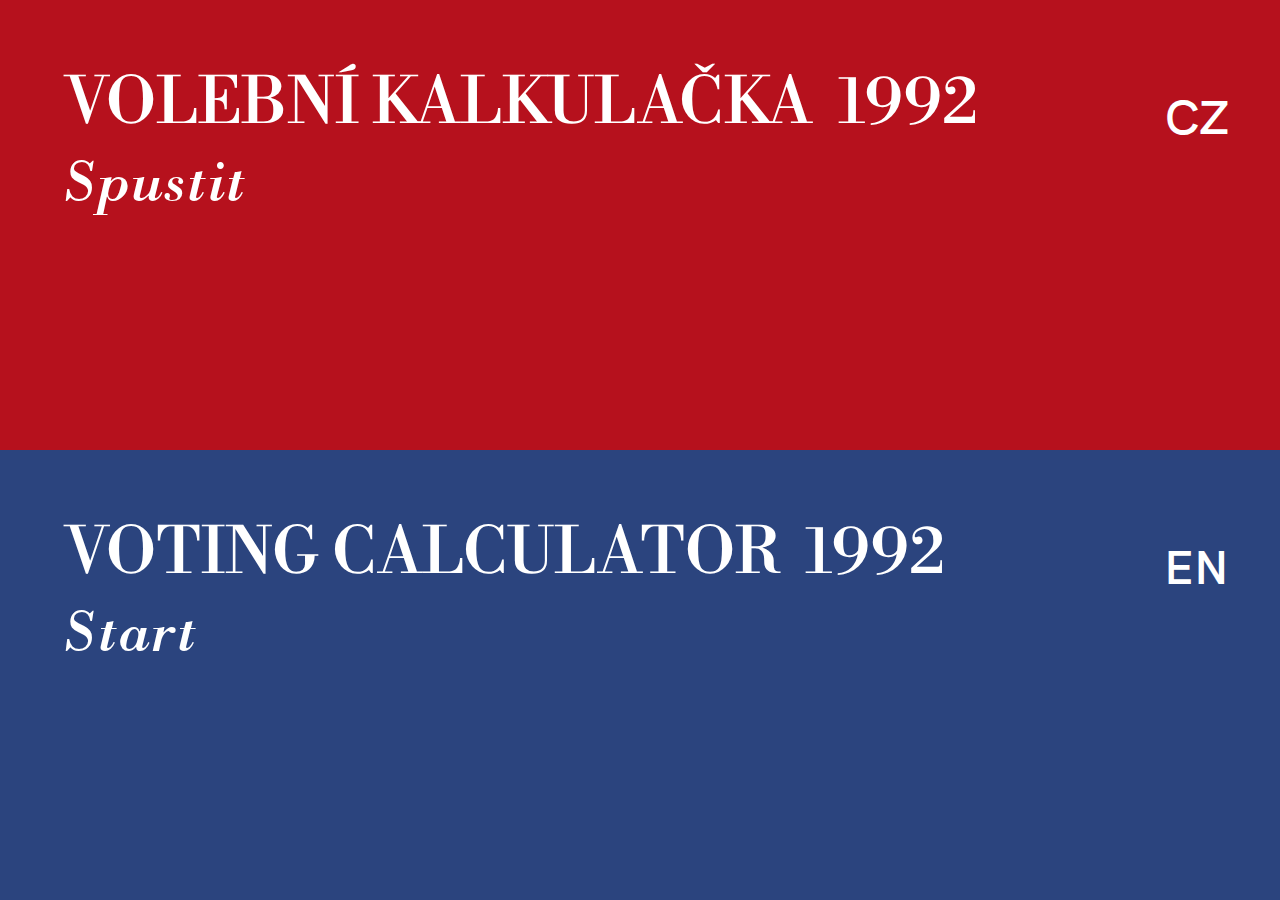
<file: index.html>
<!DOCTYPE html>
<html lang="en">
  <head>
    <meta charset="UTF-8" />
    <meta name="viewport" content="width=device-width, initial-scale=1.0" />
    <link rel="stylesheet" href="./czech/2_intro_style.css" />
    <title>Volební kalkulačka</title>
  </head>
  <body>
    <div class="container-intro">
      <div class="container-intro-href czechVersion">
            <div class="text-container">
              <div class="title">VOLEBNÍ KALKULAČKA &nbsp;1992</div>
              <div class="start">Spustit</div>
              <div class="lang-icon">CZ</div>
            </div>
      </div>

      <div class="container-intro-href englishVersion">
            <div class="text-container">
            <div class="title">VOTING CALCULATOR  &nbsp;1992</div>
            <div class="start">Start</div>
            <div class="lang-icon">EN</div>
            </div>
      </div>
    </div>

    
    <script type="text/javascript">
      const czechButton = document.querySelector(".czechVersion");
      czechButton.addEventListener("click", function() {
        return window.location.assign("./czech/1_video.html");
      });

      const englishButton = document.querySelector(".englishVersion")
      englishButton.addEventListener("click", function() {
        return window.location.assign("./english/1_video.html");
      });
      
      
    </script>
  </body>    
</html>
</file>
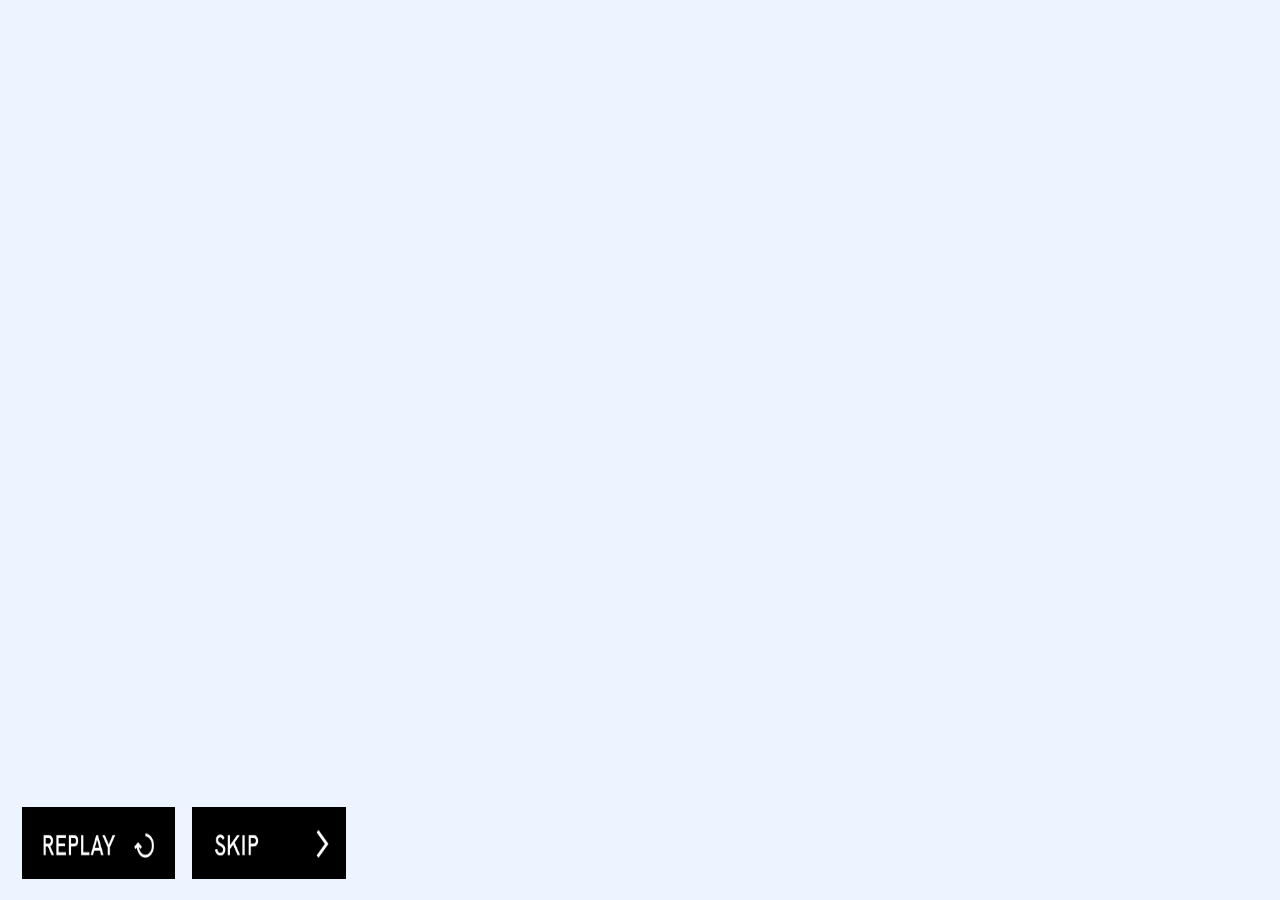
<file: czech/1_video.html>
<!DOCTYPE html>
<html lang="en">
  <head>
    <meta charset="UTF-8" />
    <meta name="viewport" content="width=device-width, initial-scale=1.0" />
    <link rel="stylesheet" href="./1_video_style.css" />
    <link rel="stylesheet" href="./2_intro_style.css">
    <title>VIDEO</title>
  </head>
  <body>

    <video autoplay="autoplay" class="video" id="video" src="../video/video.mp4"></video>
     
    <div class="content">
      <input id="btnReplay" onclick="replay()" type="image" src="../img/reply_01.png">
      <input id="btnSkip" onclick="skip()" type="image" src="../img/skip_01.png">
    </div>

<script type="text/javascript">
    // Variables
      const video = document.getElementById("video");
      const timeLine = document.querySelector(".timeLine")    
      
      // Function replay
      function replay() {
        video.currentTime = 0;
        video.play();
        timeleft = 60;
      };
      
      // Function skip
      function skip() {
        video.currentTime = 1000;
        video.play();
      };
      
      // After video ends, go automatically to the next page
      video.addEventListener("ended", function() {
        location.href = "./game.html";    
      });

</script>
  </body>
</html>
</file>
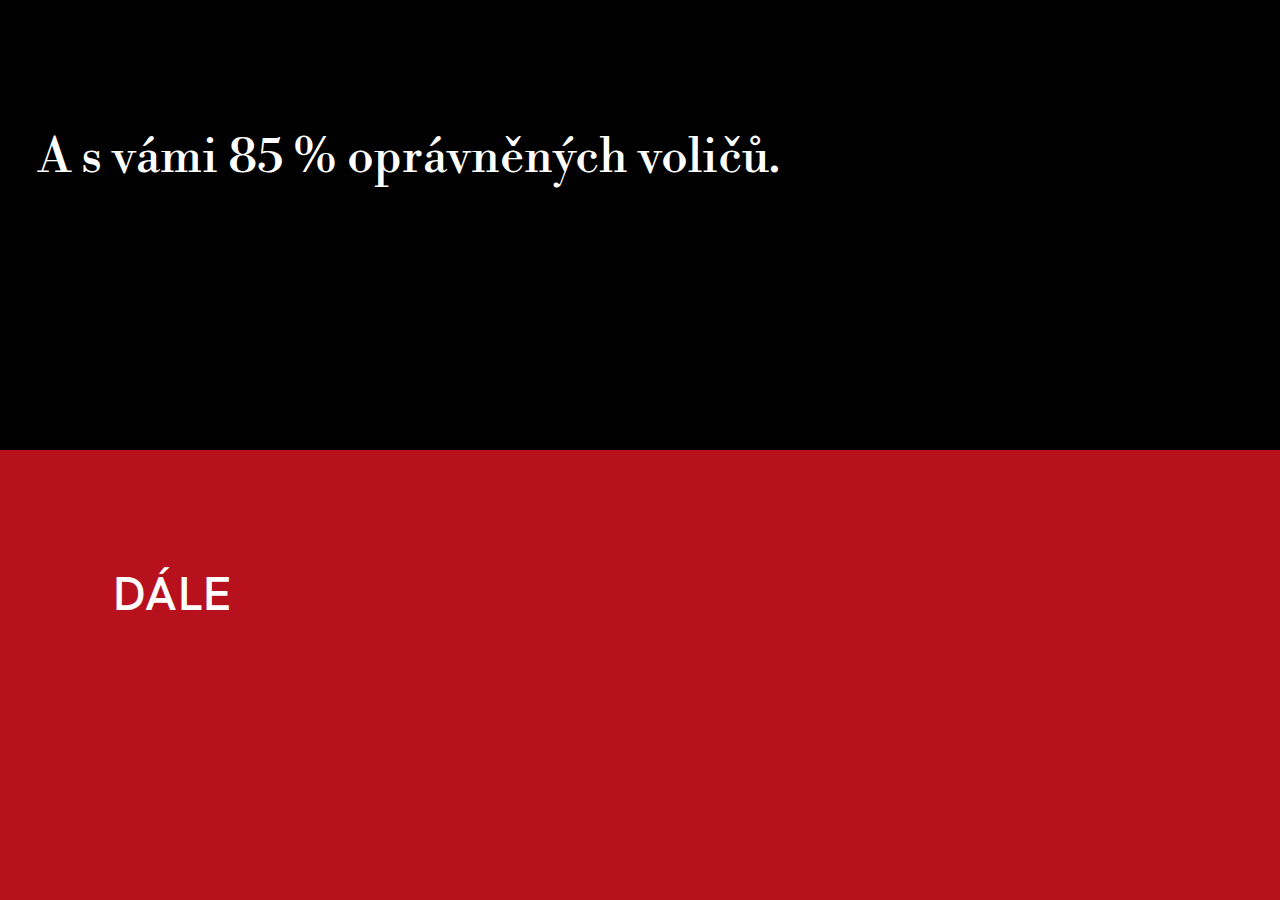
<file: czech/ano.html>
<!DOCTYPE html>
<html lang="en">
<head>
    <meta charset="UTF-8">
    <meta name="viewport" content="width=device-width, initial-scale=1.0">
    <link rel="stylesheet" href="2_intro_style.css" />
    <title>Document</title>
</head>
<body>
  <div class="container-intro">
    <div class="question-container">
      <div id="question">A s vámi 85 % oprávněných voličů.
      </div>
    </div>
      <div class="answer-container-blue">
      <div class="choice-container-red">
          <p class="choice-text choice-text-restart">DÁLE</p>
    </div>
    </div>

    <div id="overlay" class="hidden11"></div>    
    <div id="overlay2" class="hideOverlay2"></div>    

    <div class="timeoutSign hideTimeoutSign">
      <div class="timeoutSign-content">
        <div class="timeoutSign-content-text">Budete pokračovat?</div>
        <div class="timer">10</div>
      </div>
      <div class="continue"></div>
      <div class="restartDiv"></div>
    </div>

    <script src="./gameGender.js"></script>    
    <script type="text/javascript">
      resetButton.classList.add("hidden");

      const choiceRestart = document.querySelector(".choice-text-restart");
      choiceRestart.addEventListener("click", function() {
        return window.location.assign("./game1.html");
      });

      </script>
</body>
</html>
</file>
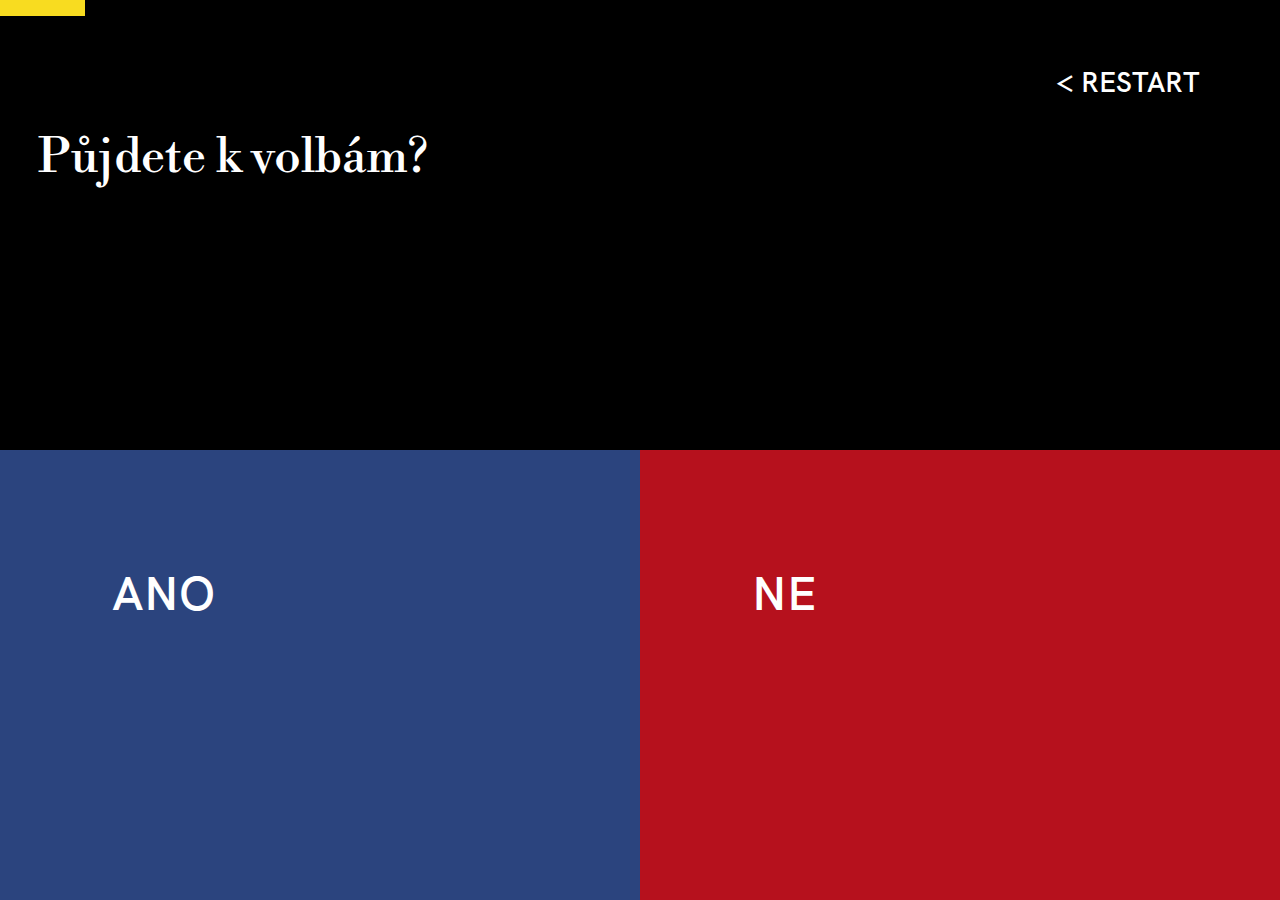
<file: czech/game.html>
<!DOCTYPE html>
<html lang="en">
  <head>
    <meta charset="UTF-8" />
    <meta name="viewport" content="width=device-width, initial-scale=1.0" />
    <meta http-equiv="X-UA-Compatible" content="ie=edge" />
    <title>Volební kalkulačka</title>
    <link rel="stylesheet" href="./2_intro_style.css" />
  </head>
  <body>
    <div class="container-intro">
      <div id="game" class="justify-center flex-column">
        <div class="question-container">
        <div id="question">Půjdete k volbám?</div>
        <div id="fakeProgressBar">
          <div id="fakeProgressBarFull"></div>
        </div>
        </div>
        <div class="answer-container">
        <div class="choice-container">
          <!-- <p class="choice-prefix">A</p> -->
          <p class="choice-text choice-text-zena-ano" data-number="1">Ano</p>
        </div>
        <div class="choice-container choice-container-red">
          <!-- <p class="choice-prefix">B</p> -->
          <p class="choice-text choice-text-zena-ne" data-number="2">Ne</p>
        </div>
        </div>
      </div>
    </div>
    <div id="overlay" class="hidden11"></div>    
    <div id="overlay2" class="hideOverlay2"></div>    

    <div class="timeoutSign hideTimeoutSign">
      <div class="timeoutSign-content">
        <div class="timeoutSign-content-text">Budete pokračovat?</div>
        <div class="timer">10</div>
      </div>
      <div class="continue"></div>
      <div class="restartDiv"></div>
    </div>

    <script type="text/javascript">
      const ano = document.querySelector(".choice-text-zena-ano");
      ano.addEventListener("click", function() {
        return window.location.assign("./ano.html");
      });

      const ne = document.querySelector(".choice-text-zena-ne")
      ne.addEventListener("click", function() {
        return window.location.assign("./ne.html");
      });
      
      
    </script>
  
    <script src="./gameGender.js"></script>
    
  </body>
</html>
</file>
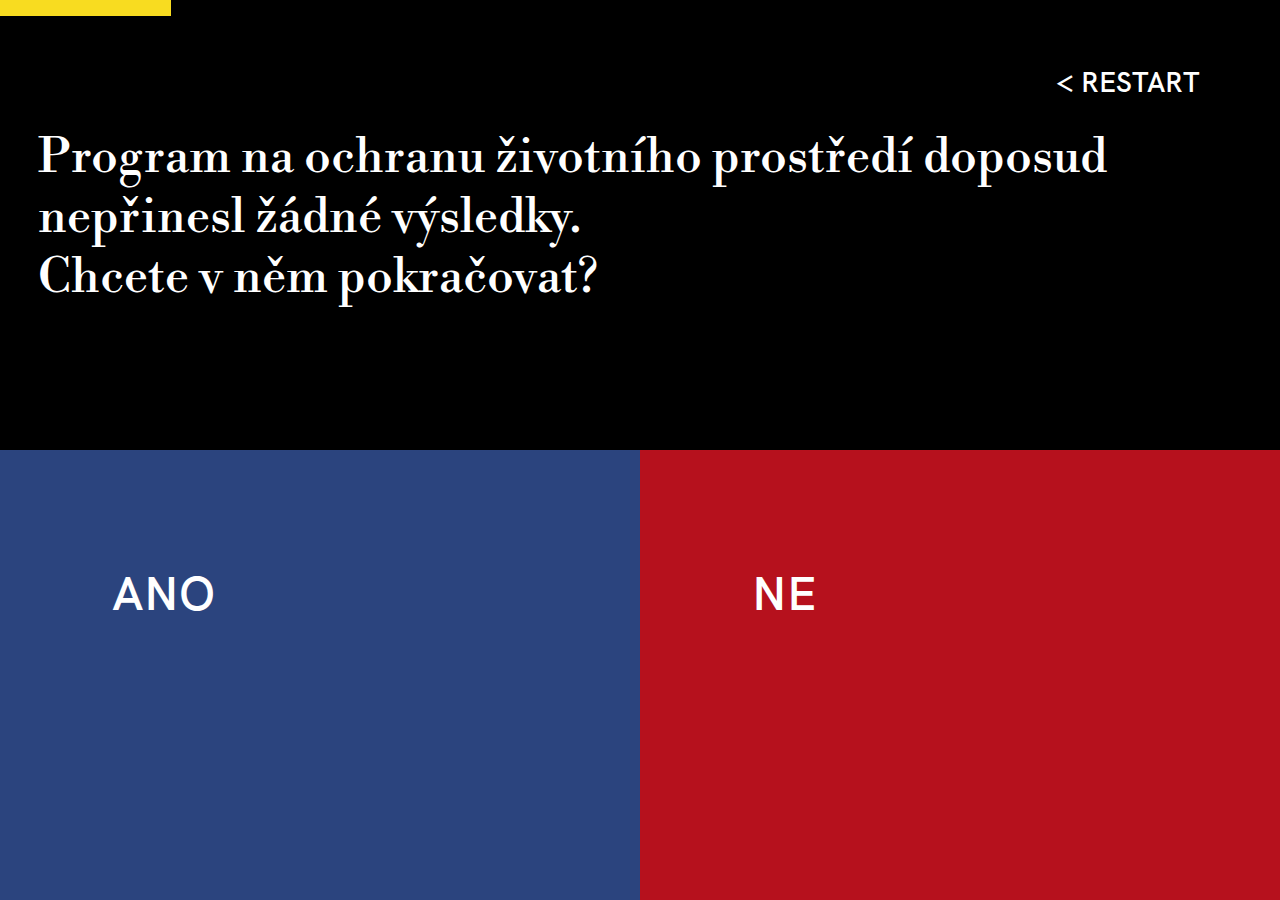
<file: czech/game1.html>
<!DOCTYPE html>
<html lang="en">
  <head>
    
    <meta charset="UTF-8" />
    <meta name="viewport" content="width=device-width, initial-scale=1.0" />
    <meta http-equiv="X-UA-Compatible" content="ie=edge" />
    <title>Volební kalkulačka</title>
    <link rel="stylesheet" href="2_intro_style.css" />
  </head>
  <body>
      <div id="explanation0-flex">
        <div class="vysvetlivkaContainer">
          <div class="vysvetlivka0">
          USNESENÍ
předsednictva České národní rady
ze dne 16. prosince 1992 o vyhlášení
LISTINY ZÁKLADNÍCH PRÁV A SVOBOD
jako součásti ústavního pořádku České republiky.

Ústavní zákon č. 2/1993 Sb. ve znění ústavního zákona č. 162/1998 Sb.
Předsednictvo České národní rady se usneslo takto:

Předsednictvo České národní rady vyhlašuje LISTINU ZÁKLADNÍCH PRÁV A SVOBOD jako součást ústavního pořádku České republiky.

Uhde v.r.
LISTINA ZÁKLADNÍCH PRÁV A SVOBOD
Federální shromáždění na základě návrhů České národní rady a Slovenské národní rady, uznávajíc neporušitelnost přirozených práv člověka, práv občana a svrchovanost zákona, navazujíc na obecně sdílené hodnoty lidství a na demokratické a samosprávné tradice našich národů, pamětlivo trpkých zkušeností z dob, kdy lidská práva a základní svobody byly v naší vlasti potlačovány, vkládajíc naděje do zabezpečení těchto práv společným úsilím všech svobodných národů, vycházejíc z práva českého národa a slovenského národa na sebeurčení, připomínajíc si svůj díl odpovědnosti vůči budoucím generacím za osud veškerého lidstva na Zemi a vyjadřujíc vůli, aby se Česká a Slovenská Federativní Republika důstojně zařadila mezi státy, jež tyto hodnoty ctí, usneslo se na této Listině základních práv a svobod:
Hlava první
Obecná ustanovení
Článek 1
Lidé jsou svobodní a rovní v důstojnosti i v právech. Základní práva a svobody jsou nezadatelné, nezcizitelné, nepromlčitelné a nezrušitelné.
Článek 2
(1) Stát je založen na demokratických hodnotách a nesmí se vázat ani na výlučnou ideologii, ani na náboženské vyznání.
(2) Státní moc lze uplatňovat jen v případech a v mezích stanovených zákonem, a to způsobem, který zákon stanoví.
(3) Každý může činit, co není zákonem zakázáno, a nikdo nesmí být nucen činit, co zákon neukládá.

Článek 3
(1) Základní práva a svobody se zaručují všem bez rozdílu pohlaví, rasy, barvy pleti, jazyka, víry a náboženství, politického či jiného smýšlení, národního nebo sociálního původu, příslušnosti k národnostní nebo etnické menšině, majetku, rodu nebo jiného postavení.
(2) Každý má právo svobodně rozhodovat o své národnosti. Zakazuje se jakékoli ovlivňování tohoto rozhodování a všechny způsoby nátlaku směřující k odnárodňování.
(3) Nikomu nesmí být způsobena újma na právech pro uplatňování jeho základních práv a svobod.
Článek 4
(1) Povinnosti mohou být ukládány toliko na základě zákona a v jeho mezích a jen při zachování základních práv a svobod.
(2) Meze základních práv a svobod mohou být za podmínek stanovených Listinou základních práv a svobod (dále jen "Listina") upraveny pouze zákonem.
(3) Zákonná omezení základních práv a svobod musí platit stejně pro všechny případy, které splňují stanovené podmínky.
(4) Při používání ustanovení o mezích základních práv a svobod musí být šetřeno jejich podstaty a smyslu. Taková omezení nesmějí být zneužívána k jiným účelům, než pro které byla stanovena.

Hlava druhá
Lidská práva a základní svobody
Oddíl první
Základní lidská práva a svobody
Článek 5
Každý je způsobilý mít práva.

Článek 6
(1) Každý má právo na život. Lidský život je hoden ochrany již před narozením.
(2) Nikdo nesmí být zbaven života.
(3) Trest smrti se nepřipouští.
(4) Porušením práv podle tohoto článku není, jestliže byl někdo zbaven života v souvislosti s jednáním, které podle zákona není trestné.

Článek 7
(1) Nedotknutelnost osoby a jejího soukromí je zaručena. Omezena může být jen v případech stanovených zákonem.
(2) Nikdo nesmí být mučen ani podroben krutému, nelidskému nebo ponižujícímu zacházení nebo trestu.

Článek 8
(1) Osobní svoboda je zaručena.
(2) Nikdo nesmí být stíhán nebo zbaven svobody jinak než z důvodů a způsobem, který stanoví zákon. Nikdo nesmí být zbaven svobody pouze pro neschopnost dostát smluvnímu závazku.
(3) Obviněného nebo podezřelého z trestného činu je možno zadržet jen v případech stanovených v zákoně. Zadržená osoba musí být ihned seznámena s důvody zadržení, vyslechnuta a nejpozději do 48 hodin propuštěna na svobodu nebo odevzdána soudu. Soudce musí zadrženou osobu do 24 hodin od převzetí vyslechnout a rozhodnout o vazbě, nebo ji propustit na svobodu.
(4) Zatknout obviněného je možno jen na písemný odůvodněný příkaz soudce. Zatčená osoba musí být do 24 hodin odevzdána soudu. Soudce musí zatčenou osobu do 24 hodin od převzetí vyslechnout a rozhodnout o vazbě nebo ji propustit na svobodu.
(5) Nikdo nesmí být vzat do vazby, leč z důvodů a na dobu stanovenou zákonem a na základě rozhodnutí soudu.
(6) Zákon stanoví, ve kterých případech může být osoba převzata nebo držena v ústavní zdravotnické péči bez svého souhlasu. Takové opatření musí být do 24 hodin oznámeno soudu, který o tomto umístění rozhodne do 7 dnů.

Článek 9
(1) Nikdo nesmí být podroben nuceným pracím nebo službám.
(2) Ustanovení odstavce 1 se nevztahuje na:
  a) práce ukládané podle zákona osobám ve výkonu trestu odnětí svobody nebo osobám vykonávajícím jiný trest nahrazující trest odnětí svobody,
  b) vojenskou službu nebo jinou službu stanovenou zákonem namísto povinné vojenské služby,
  c) službu vyžadovanou na základě zákona v případě živelních pohrom, nehod, nebo jiného nebezpečí, které ohrožuje životy, zdraví nebo značné majetkové hodnoty,
  d) jednání uložené zákonem pro ochranu života, zdraví nebo práv druhých.

Článek 10
(1) Každý má právo, aby byla zachována jeho lidská důstojnost, osobní čest, dobrá pověst a chráněno jeho jméno.
(2) Každý má právo na ochranu před neoprávněným zasahováním do soukromého a rodinného života.
(3) Každý má právo na ochranu před neoprávněným shromažďováním, zveřejňováním nebo jiným zneužíváním údajů o své osobě.

Článek 11
(1) Každý má právo vlastnit majetek. Vlastnické právo všech vlastníků má stejný zákonný obsah a ochranu. Dědění se zaručuje.
(2) Zákon stanoví, který majetek nezbytný k zabezpečování potřeb celé společnosti, rozvoje národního hospodářství a veřejného zájmu smí být jen ve vlastnictví státu, obce nebo určených právnických osob; zákon může také stanovit, že určité věci mohou být pouze ve vlastnictví občanů nebo právnických osob se sídlem v České a Slovenské Federativní Republice.
(3) Vlastnictví zavazuje. Nesmí být zneužito na újmu práv druhých anebo v rozporu se zákonem chráněnými obecnými zájmy. Jeho výkon nesmí poškozovat lidské zdraví, přírodu a životní prostředí nad míru stanovenou zákonem.
(4) Vyvlastnění nebo nucené omezení vlastnického práva je možné ve veřejném zájmu, a to na základě zákona a za náhradu.
(5) Daně a poplatky lze ukládat jen na základě zákona.

Článek 12
(1) Obydlí je nedotknutelné. Není dovoleno do něj vstoupit bez souhlasu toho, kdo v něm bydlí.
(2) Domovní prohlídka je přípustná jen pro účely trestního řízení, a to na písemný odůvodněný příkaz soudce. Způsob provedení domovní prohlídky stanoví zákon.
(3) Jiné zásahy do nedotknutelnosti obydlí mohou být zákonem dovoleny, jen je-li to v demokratické společnosti nezbytné pro ochranu života nebo zdraví osob, pro ochranu práv a svobod druhých anebo pro odvrácení závažného ohrožení veřejné bezpečnosti a pořádku. Pokud je obydlí užíváno také pro podnikání nebo provozování jiné hospodářské činnosti, mohou být takové zásahy zákonem dovoleny, též je-li to nezbytné pro plnění úkolů veřejné správy.

Článek 13
Nikdo nesmí porušit listovní tajemství ani tajemství jiných písemností a záznamů, ať již uchovávaných v soukromí, nebo zasílaných poštou anebo jiným způsobem, s výjimkou případů a způsobem, které stanoví zákon. Stejně se zaručuje tajemství zpráv podávaných telefonem, telegrafem nebo jiným podobným zařízením.

Článek 14
(1) Svoboda pohybu a pobytu je zaručena.
(2) Každý, kdo se oprávněně zdržuje na území České a Slovenské Federativní Republiky, má právo svobodně je opustit.
(3) Tyto svobody mohou být omezeny zákonem, jestliže je to nevyhnutelné pro bezpečnost státu, udržení veřejného pořádku, ochranu zdraví nebo ochranu práv a svobod druhých a na vymezených územích též z důvodu ochrany přírody.
(4) Každý občan má právo na svobodný vstup na území České a Slovenské Federativní Republiky. Občan nemůže být nucen k opuštění své vlasti.
(5) Cizinec může být vyhoštěn jen v případech stanovených zákonem.

Článek 15
(1) Svoboda myšlení, svědomí a náboženského vyznání je zaručena. Každý má právo změnit své náboženství nebo víru anebo být bez náboženského vyznání.
(2) Svoboda vědeckého bádání a umělecké tvorby je zaručena.
(3) Nikdo nemůže být nucen vykonávat vojenskou službu, pokud je to v rozporu s jeho svědomím nebo s jeho náboženským vyznáním. Podrobnosti stanoví zákon.

Článek 16
(1) Každý má právo svobodně projevovat své náboženství nebo víru buď sám nebo společně s jinými, soukromě nebo veřejně, bohoslužbou, vyučováním, náboženskými úkony nebo zachováváním obřadu.
(2) Církve a náboženské společnosti spravují své záležitosti, zejména ustavují své orgány, ustanovují své duchovní a zřizují řeholní a jiné církevní instituce nezávisle na státních orgánech.
(3) Zákon stanoví podmínky vyučování náboženství na státních školách.
(4) Výkon těchto práv může být omezen zákonem, jde-li o opatření v demokratické společnosti nezbytná pro ochranu veřejné bezpečnosti a pořádku, zdraví a mravnosti nebo práv a svobod druhých.

Oddíl druhý
Politická práva
Článek 17
(1) Svoboda projevu a právo na informace jsou zaručeny.
(2) Každý má právo vyjadřovat své názory slovem, písmem, tiskem, obrazem nebo jiným způsobem, jakož i svobodně vyhledávat, přijímat a rozšiřovat ideje a informace bez ohledu na hranice státu.
(3) Cenzura je nepřípustná.
(4) Svobodu projevu a právo vyhledávat a šířit informace lze omezit zákonem, jde-li o opatření v demokratické společnosti nezbytná pro ochranu práv a svobod druhých, bezpečnost státu, veřejnou bezpečnost, ochranu veřejného zdraví a mravnosti.
(5) Státní orgány a orgány územní samosprávy jsou povinny přiměřeným způsobem poskytovat informace o své činnosti. Podmínky a provedení stanoví zákon.

Článek 18
(1) Petiční právo je zaručeno; ve věcech veřejného nebo jiného společného zájmu má každý právo sám nebo s jinými se obracet na státní orgány a orgány územní samosprávy s žádostmi, návrhy a stížnostmi.
(2) Peticí se nesmí zasahovat do nezávislosti soudu.
(3) Peticemi se nesmí vyzývat k porušování základních práv a svobod zaručených Listinou.

Článek 19
(1) Právo pokojně se shromažďovat je zaručeno.
(2) Toto právo lze omezit zákonem v případech shromáždění na veřejných místech, jde-li o opatření v demokratické společnosti nezbytná pro ochranu práv a svobod druhých, ochranu veřejného pořádku, zdraví, mravnosti, majetku nebo pro bezpečnost státu. Shromáždění však nesmí být podmíněno povolením orgánu veřejné správy.

Článek 20
(1) Právo svobodně se sdružovat je zaručeno. Každý má právo spolu s jinými se sdružovat ve spolcích, společnostech a jiných sdruženích.
(2) Občané mají právo zakládat též politické strany a politická hnutí a sdružovat se v nich.
(3) Výkon těchto práv lze omezit jen v případech stanovených zákonem, jestliže to je v demokratické společnosti nezbytné pro bezpečnost státu, ochranu veřejné bezpečnosti a veřejného pořádku, předcházení trestným činům nebo pro ochranu práv a svobod druhých.
(4) Politické strany a politická hnutí, jakož i jiná sdružení jsou odděleny od státu.

Článek 21
(1) Občané mají právo podílet se na správě veřejných věcí přímo nebo svobodnou volbou svých zástupců.
(2) Volby se musí konat ve lhůtách nepřesahujících pravidelná volební období stanovená zákonem.
(3) Volební právo je všeobecné a rovné a vykonává se tajným hlasováním. Podmínky výkonu volebního práva stanoví zákon.
(4) Občané mají za rovných podmínek přístup k voleným a jiným veřejným funkcím.

Článek 22
Zákonná úprava všech politických práv a svobod a její výklad a používání musí umožňovat a ochraňovat svobodnou soutěž politických sil v demokratické společnosti.

Článek 23
Občané mají právo postavit se na odpor proti každému, kdo by odstraňoval demokratický řád lidských práv a základních svobod, založený Listinou, jestliže činnost ústavních orgánů a účinné použití zákonných prostředků jsou znemožněny.

Hlava třetí
Práva národnostních a etnických menšin
Článek 24
Příslušnost ke kterékoli národnostní nebo etnické menšině nesmí být nikomu na újmu.

Článek 25
(1) Občanům tvořícím národní nebo etnické menšiny se zaručuje všestranný rozvoj, zejména právo společně s jinými příslušníky menšiny rozvíjet vlastní kulturu, právo rozšiřovat a přijímat informace v jejich mateřském jazyku a sdružovat se v národnostních sdruženích. Podrobnosti stanoví zákon.
(2) Občanům příslušejícím k národnostním a etnickým menšinám se za podmínek stanovených zákonem zaručuje též
  a) právo na vzdělání v jejich jazyku,
  b) právo užívat jejich jazyka v úředním styku,
  c) právo účasti na řešení věcí týkajících se národnostních a etnických menšin.

Hlava čtvrtá
Hospodářská, sociální a kulturní práva
Článek 26
(1) Každý má právo na svobodnou volbu povolání a přípravu k němu, jakož i právo podnikat a provozovat jinou hospodářskou činnost.
(2) Zákon může stanovit podmínky a omezení pro výkon určitých povolání nebo činností.
(3) Každý má právo získávat prostředky pro své životní potřeby prací. Občany, kteří toto právo nemohou bez své viny vykonávat, stát v přiměřeném rozsahu hmotně zajišťuje; podmínky stanoví zákon.
(4) Zákon může stanovit odchylnou úpravu pro cizince.

Článek 27
(1) Každý má právo svobodně se sdružovat s jinými na ochranu svých hospodářských a sociálních zájmů.
(2) Odborové organizace vznikají nezávisle na státu. Omezovat počet odborových organizací je nepřípustné, stejně jako zvýhodňovat některé z nich v podniku nebo v odvětví.
(3) Činnost odborových organizací a vznik a činnost jiných sdružení na ochranu hospodářských a sociálních zájmů mohou být omezeny zákonem, jde-li o opatření v demokratické společnosti nezbytná pro ochranu bezpečnosti státu, veřejného pořádku nebo práv a svobod druhých.
(4) Právo na stávku je zaručeno za podmínek stanovených zákonem; toto právo nepřísluší soudcům, prokurátorům, příslušníkům ozbrojených sil a příslušníkům bezpečnostních sborů.

Článek 28
Zaměstnanci mají právo na spravedlivou odměnu za práci a na uspokojivé pracovní podmínky. Podrobnosti stanoví zákon.

Článek 29
(1) Ženy, mladiství a osoby zdravotně postižené mají právo na zvýšenou ochranu zdraví při práci a na zvláštní pracovní podmínky.
(2) Mladiství a osoby zdravotně postižené mají právo na zvláštní ochranu v pracovních vztazích a na pomoc při přípravě k povolání.
(3) Podrobnosti stanoví zákon.

Článek 30
(1) Občané mají právo na přiměřené hmotné zabezpečení ve stáří a při nezpůsobilosti k práci, jakož i při ztrátě živitele.
(2) Každý, kdo je v hmotné nouzi, má právo na takovou pomoc, která je nezbytná pro zajištění základních životních podmínek.
(3) Podrobnosti stanoví zákon.

Článek 31
Každý má právo na ochranu zdraví. Občané mají na základě veřejného pojištění právo na bezplatnou zdravotní péči a na zdravotní pomůcky za podmínek, které stanoví zákon.

Článek 32
(1) Rodičovství a rodina jsou pod ochranou zákona. Zvláštní ochrana dětí a mladistvých je zaručena.
(2) Ženě v těhotenství je zaručena zvláštní péče, ochrana v pracovních vztazích a odpovídající pracovní podmínky.
(3) Děti narozené v manželství i mimo ně mají stejná práva.
(4) Péče o děti a jejich výchova je právem rodičů; děti mají právo na rodičovskou výchovu a péči. Práva rodičů mohou být omezena a nezletilé děti mohou být od rodičů odloučeny proti jejich vůli jen rozhodnutím soudu na základě zákona.
(5) Rodiče, kteří pečují o děti, mají právo na pomoc státu.
(6) Podrobnosti stanoví zákon.

Článek 33
(1) Každý má právo na vzdělání. Školní docházka je povinná po dobu, kterou stanoví zákon.
(2) Občané mají právo na bezplatné vzdělání v základních a středních školách, podle schopností občana a možností společnosti též na vysokých školách.
(3) Zřizovat jiné školy než státní a vyučovat na nich lze jen za podmínek stanovených zákonem; na takových školách se může vzdělání poskytovat za úplatu.
(4) Zákon stanoví, za jakých podmínek mají občané při studiu právo na pomoc státu.


Článek 34
(1) Práva k výsledkům tvůrčí duševní činnosti jsou chráněna zákonem.
(2) Právo přístupu ke kulturnímu bohatství je zaručeno za podmínek stanovených zákonem.

Článek 35
(1) Každý má právo na příznivé životní prostředí.
(2) Každý má právo na včasné a úplné informace o stavu životního prostředí a přírodních zdrojů.
(3) Při výkonu svých práv nikdo nesmí ohrožovat ani poškozovat životní prostředí, přírodní zdroje, druhové bohatství přírody a kulturní památky nad míru stanovenou zákonem.

Hlava pátá
Právo na soudní a jinou právní ochranu
Článek 36
(1) Každý se může domáhat stanoveným postupem svého práva u nezávislého a nestranného soudu a ve stanovených případech u jiného orgánu.
(2) Kdo tvrdí, že byl na svých právech zkrácen rozhodnutím orgánu veřejné správy, může se obrátit na soud, aby přezkoumal zákonnost takového rozhodnutí, nestanoví-li zákon jinak. Z pravomoci soudu však nesmí být vyloučeno přezkoumávání rozhodnutí týkajících se základních práv a svobod podle Listiny.
(3) Každý má právo na náhradu škody způsobené mu nezákonným rozhodnutím soudu, jiného státního orgánu či orgánu veřejné správy nebo nesprávným úředním postupem.
(4) Podmínky a podrobnosti upravuje zákon.

Článek 37
(1) Každý má právo odepřít výpověď, jestliže by jí způsobil nebezpečí trestního stíhání sobě nebo osobě blízké.
(2) Každý má právo na právní pomoc v řízení před soudy, jinými státními orgány či orgány veřejné správy, a to od počátku řízení.
(3) Všichni účastníci jsou si v řízení rovni.
(4) Kdo prohlásí, že neovládá jazyk, jímž se vede jednání, má právo na tlumočníka.

Článek 38
(1) Nikdo nesmí být odňat svému zákonnému soudci. Příslušnost soudu i soudce stanoví zákon.
(2) Každý má právo, aby jeho věc byla projednána veřejně, bez zbytečných průtahů a v jeho přítomnosti a aby se mohl vyjádřit ke všem prováděným důkazům. Veřejnost může být vyloučena jen v případech stanovených zákonem.

Článek 39
Jen zákon stanoví, které jednání je trestným činem a jaký trest, jakož i jaké jiné újmy na právech nebo majetku, lze za jeho spáchání uložit.

Článek 40
(1) Jen soud rozhoduje o vině a trestu za trestné činy.
(2) Každý, proti němuž je vedeno trestní řízení, je považován za nevinného, pokud pravomocným odsuzujícím rozsudkem soudu nebyla jeho vina vyslovena.
(3) Obviněný má právo, aby mu byl poskytnut čas a možnost k přípravě obhajoby a aby se mohl hájit sám nebo prostřednictvím obhájce. Jestliže si obhájce nezvolí, ačkoliv ho podle zákona mít musí, bude mu ustanoven soudem. Zákon stanoví, v kterých případech má obviněný právo na bezplatnou pomoc obhájce.
(4) Obviněný má právo odepřít výpověď; tohoto práva nesmí být žádným způsobem zbaven.
(5) Nikdo nemůže být trestně stíhán za čin, pro který již byl pravomocně odsouzen nebo zproštěn obžaloby. Tato zásada nevylučuje uplatnění mimořádných opravných prostředků v souladu se zákonem.
(6) Trestnost činu se posuzuje a trest se ukládá podle zákona účinného v době, kdy byl čin spáchán. Pozdějšího zákona se použije, jestliže je to pro pachatele příznivější.

Hlava šestá
Ustanovení společná
Článek 41
(1) Práv uvedených v čl. 26, čl. 27 odst. 4, čl. 28 až 31, čl. 32 odst. 1 a 3, čl. 33 a 35 Listiny je možno se domáhat pouze v mezích zákonů, které tato ustanovení provádějí.
(2) Kde se v Listině mluví o zákonu, rozumí se tím zákon Federálního shromáždění, jestliže z ústavního rozdělení zákonodárné pravomoci nevyplývá, že úprava přísluší zákonům národních rad.

Článek 42
(1) Pokud Listina používá pojmu "občan", rozumí se tím státní občan České a Slovenské Federativní Republiky.
(2) Cizinci požívají v České a Slovenské Federativní Republice lidských práv a základních svobod zaručených Listinou, pokud nejsou přiznána výslovně občanům.
(3) Pokud dosavadní předpisy používají pojmu "občan", rozumí se tím každý člověk, jde-li o základní práva a svobody, které Listina přiznává bez ohledu na státní občanství.

Článek 43
Česká a Slovenská Federativní Republika poskytuje azyl cizincům pronásledovaným za uplatňování politických práv a svobod. Azyl může být odepřen tomu, kdo jednal v rozporu se základními lidskými právy a svobodami.

Článek 44
Zákon může soudcům a prokurátorům omezit právo na podnikání a jinou hospodářskou činnost a právo uvedené v čl. 20 odst. 2; zaměstnancům státní správy a územní samosprávy ve funkcích, které určí, též právo uvedené v čl. 27 odst. 4; příslušníkům bezpečnostních sborů a příslušníkům ozbrojených sil též práva uvedená v čl. 18, 19 a čl. 27 odst. 1 až 3, pokud souvisí s výkonem služby. Osobám v povoláních, která jsou bezprostředně nezbytná pro ochranu života a zdraví, může zákon omezit právo na stávku.
          </div>
        </div>
      </div>
   
      <div id="explanation1-flex">
        <div class="vysvetlivkaContainer">
          <div class="vysvetlivka1">
          Československo byl stát <br>ve střední Evropě, který existoval od roku 1918. Zahrnoval území Čech, Moravy, Českého Slezska, Slovenska <br>a do začátku druhé světové války i Podkarpatskou Rus.
          <br>Po skončení druhé světové války získalo Slovensko jistou míru nezávislosti. <br>Vystupňování politických tendencí v roce 1968 vedlo <br>k tomu, že se z Československé socialistické republiky stala federace suverénních národních států – České socialistické republiky a Slovenské socialistické republiky.
          V roce 1990 se vyhrotily národnostní spory ohledně názvu federace <br>a státních symbolů. <br>Na Slovensku se objevovaly tendence pro zřízení slovenské armády, slovenské policie <br>a slovenské národní banky. 
          Rozdělení Československa podporovaly všechny významné slovenské politické strany <br>a špičkoví politici.
        </div>
      </div>
      </div>
      <div id="explanation2-flex">
        <div class="vysvetlivka1">
          Tradice družstev byla v českých zemích dávno před nástupem komunismu. Tehdy se jednalo <br>o sdružování zemědělců <br>za účelem sdílení distribuce produkce či vzájemné pomoci. Zemědělci však zároveň zůstávali vlastníky svých pozemků a zemědělských jednotek. 
          Komunistická družstva rušila primárně samotnou podstatu vlastnictví, kdy majetek nově vlastnilo družstvo a zemědělci byli jeho zaměstnanci. Návrhy nových forem družstevního vlastnictví po roce 1990 počítaly například s novou formou podílnictví na zisku a dalšími tržními principy.   
        </div>
      </div>
    <div id="hideAll" class="container-intro">
      <div id="game" class="justify-center flex-column hidden3">
        <div class="question-container">
        <div id="question" class="slide"></div>
        <div id="progressBar">
          <div id="progressBarFull"></div>
          <div class="hiddenImages">
            <img src="../img/ods.jpg" alt="">
            <img src="../img/cssd.jpg" alt="">
            <img src="../img/lb.jpg" alt="">
            <img src="../img/oh.jpg" alt="">
          </div>
        </div>
      </div>
      <!-- pri posledni otazce to prida class last-question-container -->
      <div id="last-answer" class="answer-container">
        <div class="choice-container">
          <p class="choice-text choice-text-ano" data-number="1">Ano</p>
        </div>
        <div class="choice-container choice-container-red">
          <p class="choice-text choice-text-ne" data-number="2">Ne</p>
        </div>
        <div class="choice-container hidden">
          <p class="choice-text" data-number="3">Choice 3</p>
        </div>
        <div class="choice-container hidden hidden13">
          <p class="choice-text" data-number="4">Choice 4</p>
        </div>
      </div>
      </div>


      <div id="endGameId" class="justify-center flex-column outcome hidden2 ">
        <div class="partiesId">
          <div class="youSupport">Ve volbách byste svým hlasem podpořili:</div>
          <div class="howItEnded">Jak dopadly volby?</div>
        </div>
        <div class="parties-container backgroundImage">
          <div class="parties-text current" data-number="1">Party 1</div>
          <div class="parties-text" data-number="2">Party 2</div>
          <div class="parties-text" data-number="3">Party 3</div>
          <div class="parties-text" data-number="4">Party 4</div>
        </div>
        <div class="history-text-div">
          <div class="history-text-text">
          <p>Voleb se zúčastnilo celkem 85 % voličů. Šlo o poslední parlamentní volby před zánikem Československa.</p> 
          <br>
          <p>První místo obsadila s výrazným náskokem ODS v koalici s KDS. Získali 30 % všech volebních hlasů a 76 mandátů. Do voleb vstupovali s jasnou vizí rychlé privatizace <br>a podpory soukromého sektoru.</p>
          <br>
          <p>Na druhém místě se umístil Levý blok s celkovým počtem 33 mandátů. Tohoto výsledku dosáhl především díky KSČM.</p>
          <br>
          <p>ČSSD zůstala věrná svým sociálním ideálům. Oslovila 6,5 % voličů, díky čemuž získala 16 mandátů.</p>
          <br>
          <p>Ucházející výsledek zaznamenala i Liberálně sociální unie složená z koalice tří enviromentálně orientovaných stran.</p>             
          <br>
          <p>I přes svůj zajímavý program se s 84 000 hlasů nejhůře umístila recesistická Strana přátel piva.</p>                         
          </div>
        </div>
        <div class="party-characteristics">
          <div class="changingTextParties">
            Tady bude charakteristika jednotlivych stran
          </div>
          </div>
          <div class="lastResetButtonDiv"></div>
        </div>
      </div>
    </div>
    <div id="overlay" class="hidden11"></div>    
    <div id="overlay2" class="hideOverlay2"></div>    

    <div class="timeoutSign hideTimeoutSign">
      <div class="timeoutSign-content">
        <div class="timeoutSign-content-text">Budete pokračovat?</div>
        <div class="timer">10</div>
      </div>
      <div class="continue"></div>
      <div class="restartDiv"></div>
    </div>

    <script src="./game1.js"></script>
    <!-- <script type="text/javascript">
      resetButton.classList.add("hidden2");
      </script> -->
  </body>
</html>
</file>
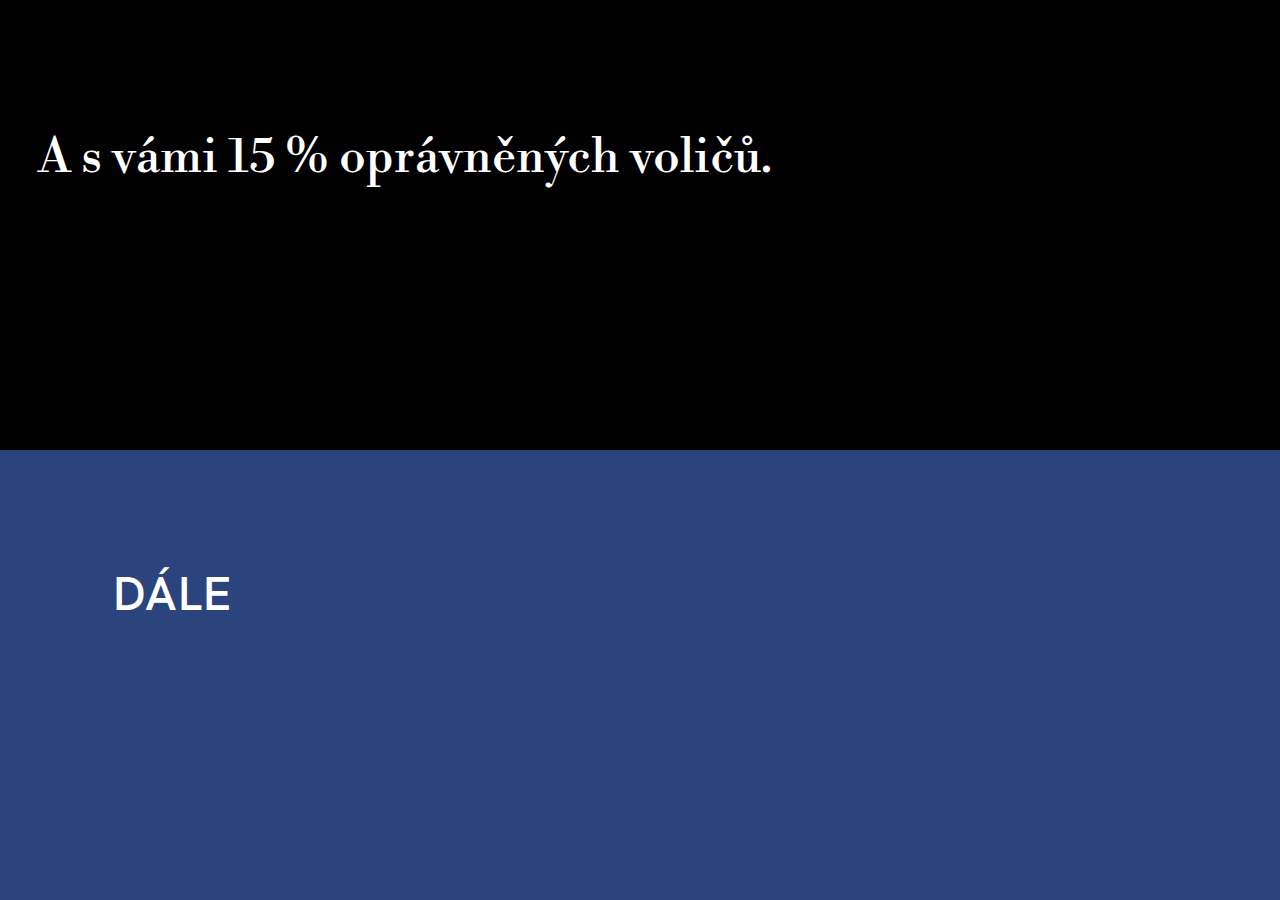
<file: czech/ne.html>
<!DOCTYPE html>
<html lang="en">
<head>
    <meta charset="UTF-8">
    <meta name="viewport" content="width=device-width, initial-scale=1.0">
    <link rel="stylesheet" href="2_intro_style.css" />
    <title>Document</title>
</head>
<body>
    <div class="container-intro">
      <div class="question-container">
        <div id="question">A s vámi 15 % oprávněných voličů.</div>
        </div>
        <div class="answer-container-blue">
        <div class="choice-container">
            <p class="choice-text choice-text-next">DÁLE</p>
        </div>
      </div>
      
      <div id="overlay" class="hidden11"></div>    
      <div id="overlay2" class="hideOverlay2"></div>    
  
      <div class="timeoutSign hideTimeoutSign">
        <div class="timeoutSign-content">
          <div class="timeoutSign-content-text">Budete pokračovat?</div>
          <div class="timer">10</div>
        </div>
        <div class="continue"></div>
        <div class="restartDiv"></div>
      </div>
      <script src="./gameGender.js"></script>
      <script type="text/javascript">
        resetButton.classList.add("hidden");

        const choiceNext = document.querySelector(".choice-text-next");
      choiceNext.addEventListener("click", function() {
        return window.location.assign("./game1.html");
      });
        </script>
</body>
</html>
</file>
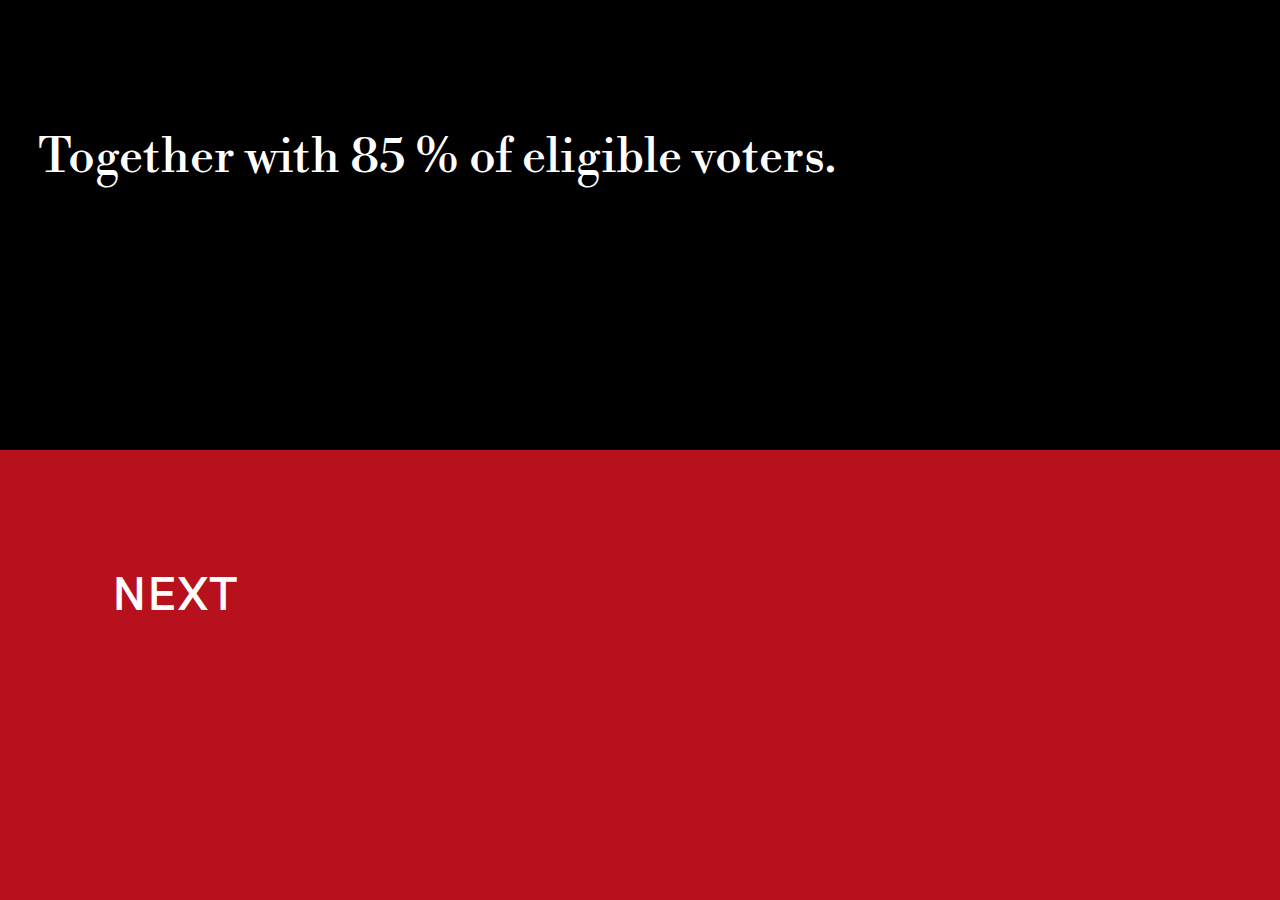
<file: english/ano.html>
<!DOCTYPE html>
<html lang="en">
<head>
    <meta charset="UTF-8">
    <meta name="viewport" content="width=device-width, initial-scale=1.0">
    <link rel="stylesheet" href="2_intro_style.css" />
    <title>Document</title>
</head>
<body>
  <div class="container-intro">
    <div class="question-container">
      <div id="question">Together with 85 % of eligible voters. 
      </div>
    </div>
      <div class="answer-container-blue">
      <div class="choice-container-red">
          <p class="choice-text choice-text-restart">NEXT</p>
    </div>
    </div>

    <div id="overlay" class="hidden11"></div>    
    <div id="overlay2" class="hideOverlay2"></div>    

    <div class="timeoutSign hideTimeoutSign">
      <div class="timeoutSign-content">
        <div class="timeoutSign-content-text">Do you want to continue?</div>
        <div class="timer">10</div>
      </div>
      <div class="continue"></div>
      <div class="restartDiv"></div>
    </div>

    <script src="./gameGender.js"></script>    
    <script type="text/javascript">
      resetButton.classList.add("hidden");

      const choiceRestart = document.querySelector(".choice-text-restart");
      choiceRestart.addEventListener("click", function() {
        return window.location.assign("./game1.html");
      });

      </script>
</body>
</html>
</file>
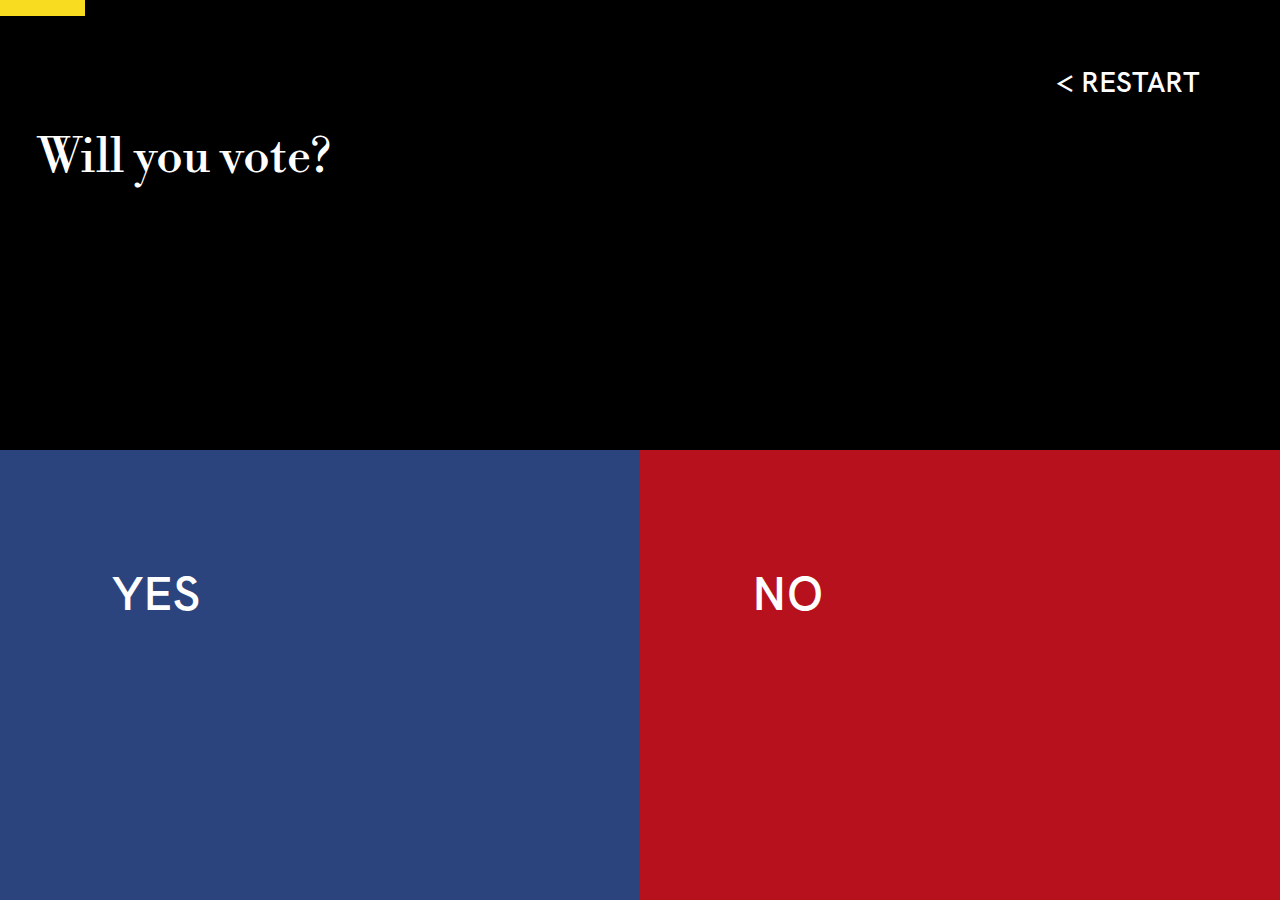
<file: english/game.html>
<!DOCTYPE html>
<html lang="en">
  <head>
    <meta charset="UTF-8" />
    <meta name="viewport" content="width=device-width, initial-scale=1.0" />
    <meta http-equiv="X-UA-Compatible" content="ie=edge" />
    <title>Volební kalkulačka</title>
    <link rel="stylesheet" href="./2_intro_style.css" />
  </head>
  <body>
    <div class="container-intro">
      <div id="game" class="justify-center flex-column">
        <div class="question-container">
        <div id="question">Will you vote? </div>
        <div id="fakeProgressBar">
          <div id="fakeProgressBarFull"></div>
        </div>
        </div>
        <div class="answer-container">
        <div class="choice-container">
          <!-- <p class="choice-prefix">A</p> -->
          <p class="choice-text choice-text-zena-ano" data-number="1">Yes</p>
        </div>
        <div class="choice-container choice-container-red">
          <!-- <p class="choice-prefix">B</p> -->
          <p class="choice-text choice-text-zena-ne" data-number="2">No</p>
        </div>
        </div>
      </div>
    </div>
    <div id="overlay" class="hidden11"></div>    
    <div id="overlay2" class="hideOverlay2"></div>    

    <div class="timeoutSign hideTimeoutSign">
      <div class="timeoutSign-content">
        <div class="timeoutSign-content-text">Do you want to continue?</div>
        <div class="timer">10</div>
      </div>
      <div class="continue"></div>
      <div class="restartDiv"></div>
    </div>

    <script type="text/javascript">
      const ano = document.querySelector(".choice-text-zena-ano");
      ano.addEventListener("click", function() {
        return window.location.assign("./ano.html");
      });

      const ne = document.querySelector(".choice-text-zena-ne")
      ne.addEventListener("click", function() {
        return window.location.assign("./ne.html");
      });
      
      
    </script>
  
    <script src="./gameGender.js"></script>
    
  </body>
</html>
</file>
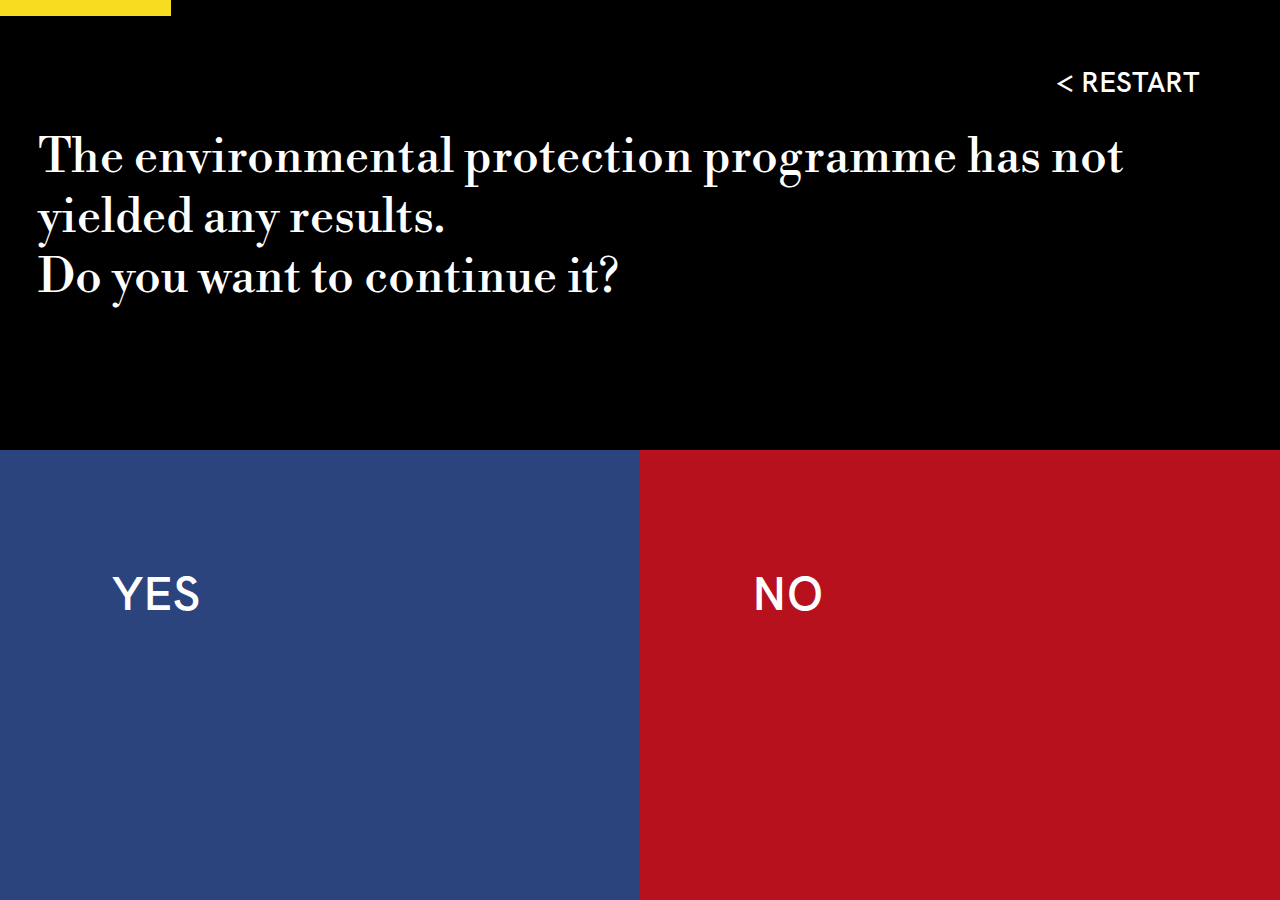
<file: english/game1.html>
<!DOCTYPE html>
<html lang="en">
  <head>
    
    <meta charset="UTF-8" />
    <meta name="viewport" content="width=device-width, initial-scale=1.0" />
    <meta http-equiv="X-UA-Compatible" content="ie=edge" />
    <title>Volební kalkulačka</title>
    <link rel="stylesheet" href="2_intro_style.css" />
  </head>
  <body>
      <div id="explanation0-flex">
        <div class="vysvetlivkaContainer">
          <div class="vysvetlivka0">
            Charter of Fundamental Rights and Freedoms
            The Federal Assembly, acting on the basis of proposals raised by the Czech National Council and by the Slovak National Council, recognizing the inviolability of the natural rights of man, of the rights of citizens, and of the sovereign character of law, proceeding from the universally shared values of humanity and from the democratic and self-governing traditions of our nations, remembering the bitter experience gained at times when human rights and fundamental freedoms had been suppressed in our country, hoping that these rights will be safeguarded hrough the common effort of all free nations, ensuing from the right of the Czech and Slovak nations to self-determination, recalling its share of responsibility towards future generations for the fate of life on this Earth, and expressing the resolve that the Czech and Slovak Federal Republic should join in dignity the ranks of countries cherishing these values, has enacted this Charter of Fundamental Rights and Freedoms:
            Chapter One
            General Provisions
            Article 1
            All people are free and equal in their dignity and in their rights. Their fundamental rights and freedoms are inherent, inalienable, unlimitable, and irrepealable.
            Article 2
            1) The State is founded on democratic values and must not be bound either by and exclusive ideology or by a particular religion.
            2) The power of the State may be asserted only in cases and within the limits set by law and in a manner determined by law.
            3) Everybody may do what is not prohibited by law and nobody may be forces to do what the law does not command.
            
            Article 3
            1) Fundamental human rights and freedoms are guaranteed to everybody irrespective of sex , race, colour of skin, language, faith, religion, political or other conviction, ethic or social origin, membership in a national or ethnic minority, property, birth, or other status.
            2) Everybody has the right to a free choice of his or her nationality. Any form of influencing this choice is prohibited, just as any form of pressure aimed at suppressing one's national identity.
            3) Nobody may be caused detriment to his or her rights because he or she asserts his or her fundamental rights and freedoms.
            
            Article 4
            1) Duties may be imposed only by law and within its limit and only if the fundamental rights and freedoms of the individual are respected.
            2) Any limits placed on fundamental rights and freedoms may be governed only by law under conditions set by this Charter of Fundamental Rights and Freedoms (hereinafter referred to only as "the Charter").
            3) Any statutory limitation of the fundamental rights and freedoms must apply equally to all cases meeting the set conditions.
            4)When the provisions on the limits of the fundamental rights and freedoms shall be respected. Such limits may not be used for other purposes than those for which they were instituted.
            
            Chapter Two
            Human Rights and Fundamental Freedoms
            Division One
            Fundamental Human Rights and Freedoms
            Article 5
            Everybody has the capacity to possess rights.
            Article 6
            1) Everybody has the right to live. Human life deserves to be protected already before birth.
            2) Nobody may be deprived of his or her life.
            3) There shall be no capital punishment.
            4) Cases where somebody has been deprived of his or her life in connection with an act which is not punishable under the law shall not constitute a violation of rights under the provisions of this Article.
            
            Article 7
            1) Inviolability of the person and of privacy is guaranteed. It may be limited only in cases specified by law.
            2) Nobody may be subjected to torture or to inhuman or degrading treatment or punishment.
            
            Article 8
            1) Personal freedom is guaranteed.
            2) Nobody may be prosecuted or deprived of his or her freedom except on grounds and in a manner specified by law. Nobody may be deprived of his or her freedom merely because of his or her inability to meet a contractual obligation.
            3) Any person accused or suspected of having committed a criminal offence may be detained only in cases specified by law. Such detained person shall be informed without delay of the reasons for the detention, questioned, and not later than within fourty-eight hours released or turned over to a court. Within twenty four hours of having taken over the detained person, a judge shall question such person and decide whether to place in custody or to release the person.
            4) A person accused of a criminal act may be arrested only on the basis of a written warrant issued by a judge, which includes the grounds for its issue. The arrested person shall be turned over to a court within twenty-four hours. A judge shall question the arrested person within twenty-four hours and decide whether to place in custody or to release the person.
            5) Nobody may be placed in custody except for reasons specified by law and on the basis of a judicial decision.
            6) The law shall determine the cases when a person may be admitted to or kept in a medical institution without his or her consent. Such move shall be reported within twenty-four hours to a court which shall then decide on such placement seven days.
            
            Article 9
            1) Nobody may be subjected to forced labour or service.
            2) The provision of paragraph 1 shall not apply to
            a) work ordered in accordance with the law to persons serving other penalties replacing the penalty of imprisonment,
            b) military service or to other service prescribed by law in place of military duty,
            c) service required on the basis of law in cases of natural disasters, accidents, or other danger threatering human life, health, or considerable material values,
            d) action ordered by law to protect the life, health, or rights of others.
            
            Article 10
            1) Everybody is entitled to protection of his or her human dignity, personal integrity, good reputation, and his or her name.
            2) Everybody is entitled to protection against unauthorized interference in his or her personal and family life.
            3) Everybody is entitled to protection against unauthorized gathering, publication or other misuse of his or her personal data.
            
            Article 11
            1) Everybody has the right to own property. The ownership right of all owners has the same statutory content and enjoys the same protection, inheritance is guaranteed.
            2) The law shall specify which property essential for securing the needs of the whole society, development of the national economy, and public welfare may be owned exclusively.
            (3) Ownership is binding. It may not be misused to the detriment of the rights of others or against legally protected public interests. Its exercise may not cause damage to human health, nature and the environment beyond statutory limits.
            (4) Expropriation or other forcible limitation of the ownership right is possible only in public interest and on the basis of law, and for compensation.
            (5) Taxes and fees may be levied only on the basis of law.
            
            Article 12
            (1) Sanctity of the home is inviolable. A home may not be entered without permission of the person living there.
            (2) House search is permissible only for purposes of criminal proceedings on the basis of a written warrant issued by a judge. The manner in which a house search may be conducted is specified by law.
            (3) Other interference in the inviolability of the home may be permitted by law only if it is essential in a democratic society for protecting the life or health of individuals, for protecting the rights and freedoms of others, or for averting a serious threat to public security and order. If a home is also used for a business enterprise or for pursuit of other economic activity, the law may also permit the aforesaid interference if it is essential for realization of the duties of public administration.
            
            Article 13
            Nobody may violate secrecy of letters and other papers and records whether privately kept or sent by post or in another manner, except in cases and in a manner specified by law. Similar protection is extended to messages communicated by telephone, telegraph or other such facilities.
            
            Article 14
            (1) Freedom of movement and residence is guaranteed.
            (2) Everybody who is legitimately staying on the territory of the Czech and Slovak Federal Republic has the freedom to leave it.
            (3) These freedoms may be limited by law if it is essential for the security of the State, for maintenance of public order, for protection of the rights and freedoms of others, and in demarcated areas also for the purpose of protecting nature.
            (4) Every citizen is free to enter the territory of the Czech and Slovak Federal Republic. No citizen may be forced to leave his or her country.
            (5) A foreign citizen may be expelled only in cases specified by law.p> Article 15
            (1) Freedom of thought, conscience and religious conviction is guaranteed. Everybody has the right to change his or her religion or faith, or to have no religious conviction.
            (2) Freedom of scientific research and of the arts is guaranteed.
            (3) Nobody may be forced to perform military service against his or her conscience or religious conviction. Detailed provisions are set by law.
            
            Article 16
            (1) Everybody has the right to profess freely his or her religion or faith either alone or jointly with others, privately or in public, through religious service, instruction, religious acts, or religious ritual.
            (2) Churches and religious societies administer their own affairs, in particular appoint their organs and their priests, and establish religious orders and other church institutions, independently of organs of the State.
            (3) The conditions of religious instruction at state schools shall be set by law.
            (4) Exercise of the aforesaid rights may be limited by law in the case of measures which are essential in a democratic society for protection of public security and order, health and morality, or the rights and freedoms of others.
            
            Division Two
            Political Rights
            Article 17
            (1) Freedom of expression and the right to information are guaranteed.
            (2) Everybody has the right to express freely his or her opinion by word, in writing, in the press, in pictures or in any other form, as well as freely to seek, receive and disseminate ideas and information irrespective of the frontiers of the State.
            (3) Censorship is not permitted.
            (4) The freedom of expression and the right to seek and disseminate information may be limited by law in the case of measures essential in a democratic society for protecting the rights and freedoms of others, the security of the State, public security, public health, and morality.
            (5) Organs of the State and of local self-government shall provide in an appropriate manner information on their activity. The conditions and the form of implementation of this duty shall be set by law.
            Article 18
            (1) The right of petition is guaranteed; everybody has the right to address himself or herself, or jointly with other individuals, organs of the State or of local self-government with requests, proposals and complaints in matters of public or other common interest.
            (2) A petition may not be used to interfere with the independence of the courts.
            (3) Petitions may not be used for the purpose of appeals to violate the fundamental rights and freedoms guaranteed by the Charter.
            
            Article 19
            (1) The right to assemble peacefully is guaranteed.
            (2) This right may be limited by law in the case of assemblies held in public places, if measures are involved, which are essential in a democratic society for protecting the rights and freedoms of others, public order, health, morality, property, or the security of the State. However, assembly shall not be made dependent on permission by an organ of public administration.
            
            Article 20
            (1) The right to associate freely is guaranteed. Everybody has the right to associate with others in clubs, societies and other associations.
            (2) Citizens also have the right to form political parties and political movements and to associate therein.
            (3) The exercise of these rights may be limited only in cases specified by law, if measures are involved, which are essential in a democratic society for the security of the State, protection of public security and public order, prevention of crime, or for protection of the rights and freedoms of others.
            (4) Political parties and political movements, as well as other associations, are separated from the State.
            
            Article 21
            (1) Citizens have the right to participate in the administration of public affairs either directly or through free election of their representatives.
            (2) Elections shall be held within terms not exceeding statutory electoral terms.
            (3) The right to vote is universal and equal, and shall be exercised by secret ballot. The conditions under which the right to vote are exercised are set by law.
            (4) Citizens shall have access to any elective and other public office under equal conditions.
            
            Article 22
            The legal provisions governing all political rights and freedoms, their interpretation, and their application shall make possible and shall protect free competition between political forces in a democratic society.
            
            Article 23
            Citizens have the right to resist anybody who would do away with the democratic order of human rights and fundamental freedoms, established by the Charter, if the work of the constitutional organs and an effective use of legal means are frustrated.
            
            Chapter Three
            Rights of National and Ethnic Minorities
            Article 24
            The national or ethnic identity of any individual shall not be used to his or her detriment.
            Article 25
            (1) Citizens who constitute national or ethnic minorities are guaranteed all- round development, in particular the right to develop with other members of the minority their own culture, the right to disseminate and receive information in their language, and the right to associate in ethnic associations. Detailed provisions in this respect shall be set by law.
            (2) Citizens constituting national and ethnic minorities are also guaranteed under conditions set by law
            (a) the right to education in their language,
            (b) the right to use their language in official contact,
            (c) the right to participate in the settlement of matters concerning the national and ethnic minorities.
            
            Chapter Four
            Economic, Social and Cultural Rights
            Article 26
            (1) Everybody has the right to choose freely his or her profession and the training for such profession, as well as the right to engage in enterprise and other economic activity.
            (2) The conditions and limitations for the exercise of certain professions or activities may be set by law.
            (3) Everybody has the right to acquire the means of his or her livelihood by work. The State shall provide appropriate material security to those citizens who are unable without their fault to exercise this right; the respective conditions shall be set by law.
            (4) Different rules may be set by law for foreign citizens.
            Article 27
            (1) Everybody has the right to associate freely with others for the protection of his or her economic and social interests.
            (2) Trade unions are established independently of the State. There shall be no limit placed on the number of trade unions and similar organizations, nor shall any of them be given preferential treatment in an enterprise or economic branch.
            (3) Activities of trade unions and the formation and activity of similar organizations for the protection of economic and social interests may be limited by law in the case of measures essential in a democratic society for protection of security of the State or public order, or of the rights and freedoms of others.
            (4) The right to strike is guaranteed under conditions set by law; this right does not appertain to judges, prosecutors, and members of the armed forces and of security corps.
            
            Article 28
            Employees are entitled to fair remuneration for work and to satisfactory working conditions. Detailed provisions are set by law.
            
            Article 29
            (1) Women, adolescents, and handicapped persons are entitled to increased protection of their health at work and to special working conditions.
            (2) Adolescents and handicapped persons are entitled to special protection in labour relations and to assistance in vocational training.
            (3) Detailed provisions in this respect shall be set by law.
            
            Article 30
            (1) Citizens are entitled to material security in old age and during incapacitation for work, as well as in the case of loss of their provider.
            (2) Everybody who suffers from material need is entitled to such assistance as is essential for securing his or her basic living conditions.
            (3) Detailed provisions in this respect shall be set by law.
            
            Article 31
            Everybody has the right to protection of his or her health. Citizens are entitled under public insurance to free medical care and to medical aids under conditions set by law.
            
            Article 32
            (1) Parenthood and the family are under protection of the law. Special protection of children and adolescents is guaranteed.
            (2) During pregnancy women are guaranteed special care, protection in labour relations, and appropriate working conditions.
            (3) Children born in as well as out of wedlock have equal rights.
            (4) Care of children and their upbringing are the right of their parents; children are entitled to parental upbringing and care. Parental rights may be limited and minor children may be taken away from their parents against the latter's will only by judicial decision on the basis of law.
            (5) Parents who are raising children are entitled to assistance from the State.
            (6) Detailed provisions in this respect shall be set by law.
            
            Article 33
            (1) Everybody has the right to education. School attendance is obligatory for a period specified by law.
            (2) Citizens have the right to free education at elementary and secondary schools, and depending on the citizen's ability and the potential of society, also at university-level schools.
            (3) Other than state schools may be established and instruction provided there only under conditions set by law; education at such school may be provided for tuition.
            (4) The conditions under which citizens are entitled to assistance from the State during their studies are set by law.
            
            Article 34
            (1) The rights to the results of creative intellectual activity are protected by law.
            (2) The right of access to the cultural wealth is guaranteed under conditions set by law.
            
            Article 35
            1) Everybody has the right to live a favourable living environment.
            2) Everybody is entitled to timely and complete information about the state of the living environment and natural resources.
            3) In exercising his or her rights nobody may endanger or cause damage to the living environment, natural resources, the wealth of natural species, and cultural monuments beyond limits set by law.
            
            Chapter Five
            Right to Judicial and Other Legal Protection
            Article 36
            1) Everybody may assert in the set procedure his or her right in an independent and unbiased cerate of justice and in specified cases with another organ.
            2) Anybody who claims that his or her rights have been violated by a decision of a public administration organ may turn to a court for a review of the legality of such decision, unless the law provides differently. However, review of decisions affecting the fundamental rights and freedoms listed in the Charter may not be excluded from the jurisdiction of courts.
            3) Everybody is entitled to compensation for damage caused to him or her by an unlawful decision of a court, another organs of the State or public administration, or through wrong official procedure.
            4) The conditions and detailed provisions in this respect shall be set by law.
            Article 37
            1) Everybody has the right to refuse making a statement if he or she would thereby incriminate himself or herself or a close person.
            2) Everybody has the right to legal assistance in proceedings held before courts, other organs of the State, or public administration organs from the beginning of such proceedings.
            3) All parties are equal in the proceedings.
            4) Whoever sates that he or she does not speak the language in which the proceedings are conducted is entitled to the services of an interpreter.
            
            Article 38
            1) Nobody shall be denied his or her statutory judge. The jurisdiction of the court and the competence of the judge are set by law.
            2) Everybody is entitled to having his or her case be considered in public without unnecessary delay and in his or her presence, and to expressing his or her opinion on all the submitted evidence. The public may be excluded only in cases specifies by law.
            
            Article 39
            Only the law shall determine which acts constitute a crime and what penalties or other detriments to rights or property may be imposed for them.
            
            Article 40
            1) Only a court shall decide on guilt and on the penalty for criminal offenses.
            2) Anybody who is accused of a crime in penal proceedings shall be considered innocent until proven guilty in a final verdict issued by a court.
            3) The accused has the right to be given the time and the possibility to prepare his or her defence and to defend himself or herself or through counsel. If he or she does not choose a counsel although he or she must one under the law, counsel shall be appointed for him or her by the court. The law shall determine in what cases the accused is entitled to free counsel.
            4) The accused has the right to refuse making a statement; he or she may not be denied this right in any manner whatsoever.
            5) Nobody may be prosecuted under penal law for an act of which he or she was already convicted under a final verdict or of which he or she has been acquitted. This rule does not preclude the application of special means of legal redress in accordance with the law.
            6) The question whether an act is punishable or not shall be considered and penalties shall be imposed in accordance with the law in force at the time when the act was committed. A subsequent law shall be applied if it is more favourable for the offender.
            
            Chapter Six
            Joint Provisions
            Article 41
            1) The rights listed ind Article 26, Article 27, par.4, Articles 28 to 31, Article 32, pars.1 and 3, and Articles 33 and 35 of the Charter may be claimed only within the scope of the laws implementing these provisions.
            2) Wherever the Charter speaks of a law, this is to be understood as a law enacted by the Federal Assembly, unless it ensues from the constitutional division of legislative jurisdiction that the respective regulation appertains to laws enacted by the National Councils.
            Article 42
            1) Wherever the Charter uses the term "citizen", it is to be understood as a citizen of the Czech and Slovak Federal Republic.
            2) Citizens of other countries shall enjoy in the Czech and Slovak Federal Republic the human rights and fundamental rights and freedoms the Charter extends to everybody irrespective of his or her citizenship.
            
            Article 43
            The Czech and Slovak Federal Republic shall grant asylum to citizens of other countries, persecuted for asserting political rights and freedoms. Asylum may be denied to a person who acted contrary to fundamental human rights and freedoms.
            
            Article 44
            A law may limit the exercise by judges and prosecutors of the right to business enterprise and other economic activity and of the right listed in Article 20, par. 2; it may furthermore limit the exercise by members of security corps and members of the armed forces of the rights listed in Articles 18, 19, and 27, pars. 1 to 3, in so far as they are related to the performance of the duties of such members. The law may limit the right to strike of persons engaged in professions which are directly essential for the protection of human life and health.
          </div>
        </div>
      </div>
   
      <div id="explanation1-flex">
        <div class="vysvetlivkaContainer">
          <div class="vysvetlivka1">
            Czechoslovakia was a country <br>in Central Europe that had existed since 1918. <br>It included the territory <br>of Bohemia, Moravia, Bohemian Silesia, and Slovakia as well as, <br>prior to the Second World War, Carpathian Ruthenia. 
            After the Second World War, Slovakia gained a certain degree <br>of independence. The escalation of the political situation in 1968 led to the Czechoslovak Socialist Republic becoming a federation of sovereign nation states – the Czech Socialist Republic and the Slovak Socialist Republic.
            <br>In 1990, ethnic disputes escalated over the name of the federation and state symbols. <br>In Slovakia, there were tendencies to establish a Slovak army, Slovak police, <br>and a Slovak national bank. 
            The dissolution of Czechoslovakia was supported by all major Slovak political parties and top politicians.             
        </div>
      </div>
      </div>
      <div id="explanation2-flex">
        <div class="vysvetlivka1">
          The tradition of cooperatives existed in the Czech lands long before the communist times. <br>At that time, it was <br>an association of farmers formed to share the distribution of production, and for mutual assistance. <br>However, the farmers remained the owners of their lands <br>and agricultural units.    
          Above all, the communist cooperatives abolished the very essence <br>of ownership since the property was now owned by the cooperative and the farmers were its employees. Proposals for new kinds of cooperative ownership after 1990 included, for example, a new form <br>of profit sharing and other principles of free market. 
        </div>
      </div>
    <div id="hideAll" class="container-intro">
      <div id="game" class="justify-center flex-column hidden3">
        <div class="question-container">
        <div id="question" class="slide"></div>
        <div id="progressBar">
          <div id="progressBarFull"></div>
          <div class="hiddenImages">
            <img src="../img/ods.jpg" alt="">
            <img src="../img/cssd.jpg" alt="">
            <img src="../img/lb.jpg" alt="">
            <img src="../img/oh.jpg" alt="">
          </div>
        </div>
      </div>
      <!-- pri posledni otazce to prida class last-question-container -->
      <div id="last-answer" class="answer-container">
        <div class="choice-container">
          <p class="choice-text choice-text-ano" data-number="1">Yes</p>
        </div>
        <div class="choice-container choice-container-red">
          <p class="choice-text choice-text-ne" data-number="2">No</p>
        </div>
        <div class="choice-container hidden">
          <p class="choice-text" data-number="3">Choice 3</p>
        </div>
        <div class="choice-container hidden hidden13">
          <p class="choice-text" data-number="4">Choice 4</p>
        </div>
      </div>
      </div>


      <div id="endGameId" class="justify-center flex-column outcome hidden2 ">
        <div class="partiesId">
          <div class="youSupport">In the elections, you would vote for:</div>
          <div class="howItEnded">How the elections actually turned out?</div>
        </div>
        <div class="parties-container backgroundImage">
          <div class="parties-text current" data-number="1">Party 1</div>
          <div class="parties-text" data-number="2">Party 2</div>
          <div class="parties-text" data-number="3">Party 3</div>
          <div class="parties-text" data-number="4">Party 4</div>
        </div>
        <div class="history-text-div">
          <div class="history-text-text">
          <p>A total of 85% of voters took part in the elections. These were the last parliamentary elections before the dissolution of Czechoslovakia.</p> 
          <br>
          <p>ODS, in coalition with KDS, won the first place and was way ahead of the rest. They won 30% of all votes and 76 seats. They entered the elections with a clear vision <br>of rapid privatization and with the support of the private sector.   </p>
          <br>
          <p>The Left Bloc was second with a total of 33 seats. It achieved this result mainly thanks to KSČM.</p>
          <br>
          <p>ČSSD remained true to its social ideals. It reached 6.5% of voters, thanks to which <br>it won 16 seats.</p>
          <br>
          <p>The Liberal Social Union, a coalition of three parties focused on environmental issues, scored decent results as well.</p>             
          <br>
          <p>Despite its interesting programme, the joke Friends of Beer Party had the worst results of all with 84,000 votes.</p>                         
          </div>
        </div>
        <div class="party-characteristics">
          <div class="changingTextParties">
            Tady bude charakteristika jednotlivych stran
          </div>
          </div>
          <div class="lastResetButtonDiv"></div>
        </div>
      </div>
    </div>
    <div id="overlay" class="hidden11"></div>    
    <div id="overlay2" class="hideOverlay2"></div>    

    <div class="timeoutSign hideTimeoutSign">
      <div class="timeoutSign-content">
        <div class="timeoutSign-content-text">Do you want to continue?</div>
        <div class="timer">10</div>
      </div>
      <div class="continue"></div>
      <div class="restartDiv"></div>
    </div>

    <script src="./game1.js"></script>
    <!-- <script type="text/javascript">
      resetButton.classList.add("hidden2");
      </script> -->
  </body>
</html>
</file>
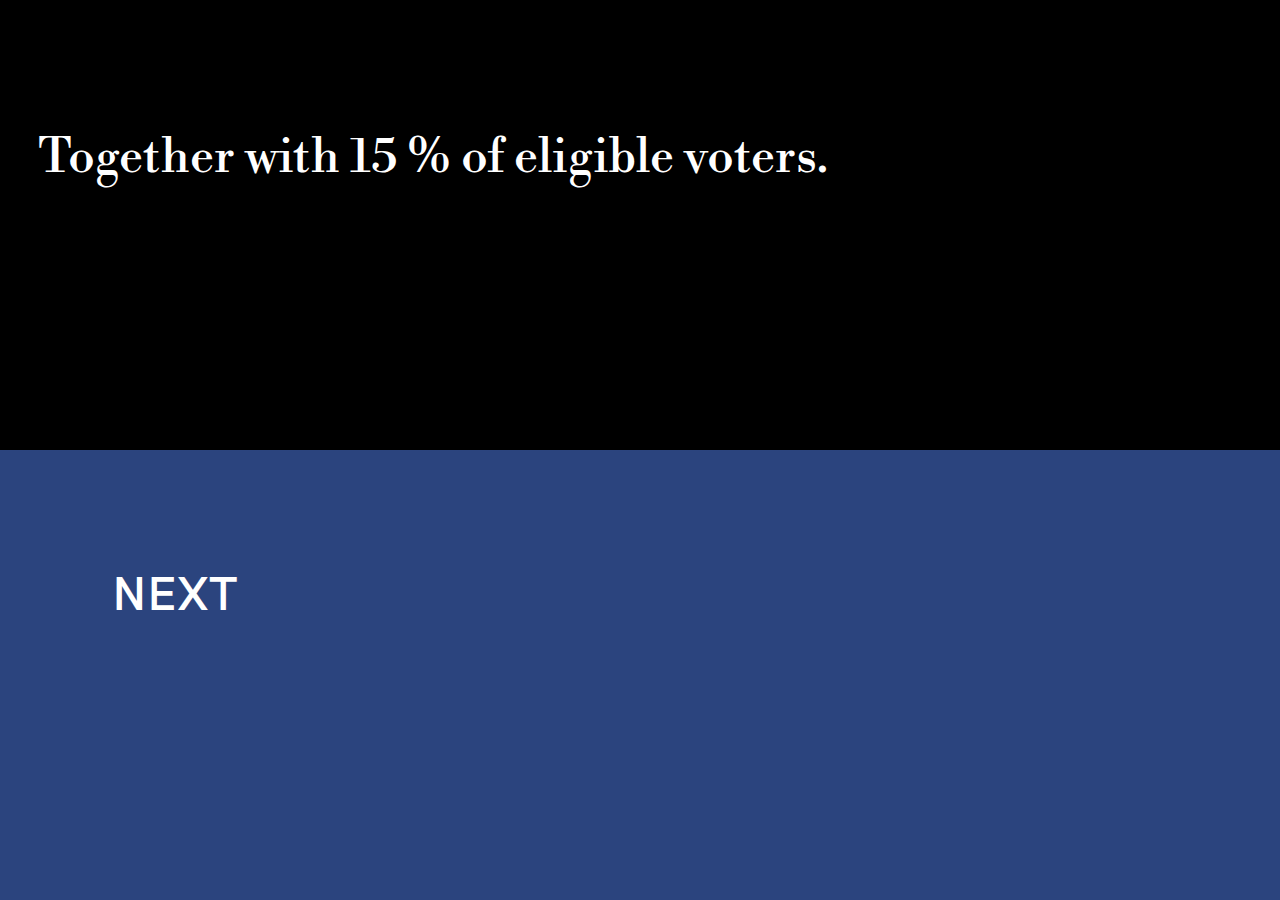
<file: english/ne.html>
<!DOCTYPE html>
<html lang="en">
<head>
    <meta charset="UTF-8">
    <meta name="viewport" content="width=device-width, initial-scale=1.0">
    <link rel="stylesheet" href="2_intro_style.css" />
    <title>Document</title>
</head>
<body>
    <div class="container-intro">
      <div class="question-container">
        <div id="question">Together with 15 % of eligible voters.</div>
        </div>
        <div class="answer-container-blue">
        <div class="choice-container">
            <p class="choice-text choice-text-next">NEXT</p>
        </div>
      </div>
      
      <div id="overlay" class="hidden11"></div>    
      <div id="overlay2" class="hideOverlay2"></div>    
  
      <div class="timeoutSign hideTimeoutSign">
        <div class="timeoutSign-content">
          <div class="timeoutSign-content-text">Do you want to continue?</div>
          <div class="timer">10</div>
        </div>
        <div class="continue"></div>
        <div class="restartDiv"></div>
      </div>
      <script src="./gameGender.js"></script>
      <script type="text/javascript">
        resetButton.classList.add("hidden");

        const choiceNext = document.querySelector(".choice-text-next");
      choiceNext.addEventListener("click", function() {
        return window.location.assign("./game1.html");
      });
        </script>
</body>
</html>
</file>
<file: czech/2_intro_style.css>
@font-face {
  src: url(../fonts/HKGrotesk-Regular.otf);
  font-family: "HKGrotesk-Regular";
}

@font-face {
  src: url(../fonts/HKGrotesk-SemiBold.otf);
  font-family: "HKGrotesk-SemiBold";
}
@font-face {
  src: url(../fonts/BodoniRegular.ttf);
  font-family: "bodoniRegular";
}
@font-face {
  src: url(../fonts/bodoni\ italic\ bt.ttf);
  font-family: "bodoniItalicBt";
}
@font-face {
  src: url(../fonts/Bodoni\ Roman\ font.ttf);
  font-family: "bodoniRoman";
}
@font-face {
  src: url(../fonts/LibreBodoni-Regular.ttf);
  font-family: "BodoniLibre";
}

/* intro */
:root {
  background-color: #ecf5ff;
}

* {
  box-sizing: border-box;
  font-family: "HKGrotesk-SemiBold";
  margin: 0;
  padding: 0;
  color: white;
}

body {
  background-color: #ecf5ff;
  overflow: hidden;
}
a {
  text-decoration: none;
  font-size: 2.5rem;
  display: block;
  height: 100%;
  width: 100%;
}
.container-intro {
  width: 100%;
  display: flex;
  flex-direction: column;
  justify-content: center;
  align-items: center;
  background-color: black;
  height: 100vh;
  border: none;
}

.container-intro-href {
  position: relative;
  height: 50vh;
  width: 100%;
  outline: none;
  background-color: #b6111d;
}

.container-intro-href:active {
  box-shadow: inset 0px 0px 20px 2px black;
  border: black 1px solid;
  background-color: #a30f19;
}

.container-intro-href:last-child {
  border-bottom: none;
  background-color: #2b447e;
}

.container-intro-href:last-child:active {
  background-color: #273e72;
}

/* .container-intro:active {
  transform: translate(-100%, -100%) scale(0);
  transform: ease 3s;
} */

.text-container {
  padding-top: 5%;
  padding-left: 5%;
  width: 100%;
  height: 100%;
  cursor: grab;
}

.text-container .title {
  font-size: 48pt;
  font-family: "BodoniLibre";
}

.text-container .start {
  font-size: 45pt;
  font-family: "bodoniItalicBt";
}

.text-container:active {
  transform: scale(0.98);
  transition: transform 0s;
}

.lang-icon {
  position: absolute;
  right: 4%;
  top: 19%;
  font-family: "HKGrotesk-SemiBold";
  font-size: 36pt;
}

.container {
  width: 100%;
  display: flex;
  flex-direction: column;
  justify-content: center;
  align-items: center;
}

.question-container {
  /* position: relative; */
  padding: 3% 3% 3% 3%;
  height: 50%;
  width: 100%;
  outline: none;
  border: none;
  background-color: black;
  font-size: 36pt;
}

.question-container-muz {
  /* position: relative; */
  padding: 3% 3% 3% 3%;
  height: 50%;
  width: 100%;
  outline: none;
  border: none;
  background-color: black;
  font-size: 36pt;
}

#question {
  padding-top: 0.6rem;
  margin-top: 5rem;
  font-size: 36pt;
  font-family: "BodoniLibre";
  /* animation: goLeft 0.7s ease-in; */
}

.slide {
  animation: goLeft 0.4s;
  animation-timing-function: cubic-bezier(0, 0.4, 0, 1);
  /* transition: animation 3s ease; */
}

@keyframes goLeft {
  0% {
    transform: translateX(1500px);
    opacity: 0;
  }

  100% {
    transform: translateX(0px);
    opacity: 1;
  }
}

/* .goAway {
  animation: goAway 0.7s ease-in;
}

@keyframes goAway {
  0% {
    transform: translateX(-1000px);
    opacity: 0;
  }

  100% {
    transform: translateX(0px);
    opacity: 1;
  }
} */

.answer-container {
  height: 50vh;
  width: 100%;
  display: flex;
  outline: none;
  background-color: #b6111d;
}

.answer-container-blue {
  height: 50vh;
  width: 100%;
  display: flex;
  justify-content: space-around;
  align-items: center;
  outline: none;
  background-color: #2b447e;
}

.justify-center {
  position: relative;
  width: 100%;
  height: 100%;
}

.choice-container {
  width: 100%;
  height: 100%;
  background-color: #2b447e;
}

.buttonDown {
  background-color: yellow;
}

.choice-container-red {
  width: 100%;
  height: 100%;
  background-color: #b6111d;
}

.choice-container-blue {
  width: 100%;
  height: 100%;
  background-color: #2b447e;
}

.choice-text {
  padding: 7rem;
  width: 100%;
  height: 100%;
  font-size: 36pt;
  text-transform: uppercase;
  cursor: grab;
}

.choice-text:active {
  box-shadow: inset 0px 0px 5px 4px black;
  border-top: 1px solid rgb(36, 36, 36);
  border-left: 1px solid black;
  border-right: 1px solid black;
  font-size: 34pt;
}

.choice-text-zena-ano:active {
  background-color: #273e72;
}

.choice-text-zena-ne:active {
  background-color: #a30f19;
}

.choice-text-next:active {
  background-color: #273e72;
}

.choice-text-restart:active {
  background-color: #a30f19;
}

.choice-text-ano:active {
  background-color: #273e72;
}

.choice-text-ne:active {
  background-color: #a30f19;
}

/* LAST PAGE CSS */

.last-question-container {
  padding-top: 4%;
  flex-direction: column;
  height: 88%;
  background-color: black;
}

.last-question-container1 {
  height: 12%;
  border: none;
  padding: 1% 0% 4% 4%;
  background-color: black;
}

.last-question-answer {
  background-color: #2b447e;
  width: 50%;
  height: fit-content;
  margin-bottom: 2.5%;
}

.last-question-text {
  padding: 1.5%;
  color: white;
  font-size: 24pt;
  font-family: "HKGrotesk-SemiBold";
  text-transform: initial;
}

.last-question-text:active {
  box-shadow: inset 5px 5px 15px black;
  font-size: 31.5px;
  background-color: #273e72;
}

#endGameId {
  background-color: black;
  font-size: 16pt;
  opacity: 0.9;
}

.partiesId {
  position: absolute;
  top: 0%;
  left: 0%;
  text-align: center;
  width: 100%;
  height: 6.5%;
  background-color: black;
  text-align: left;
  padding-top: 0.2%;
  /* padding-left: 1%; */
}

.hiddenImages {
  /* transform: scale(0); */
  /* transform: scale(0); */
  display: none;
}

.youSupport {
  padding-top: 0.6%;
  font-size: 28pt;
  font-family: "BodoniLibre";
  padding-left: 52px;
}

.howItEnded {
  position: absolute;
  left: 50%;
  top: 3%;
  padding-top: 0.6%;
  padding-left: 52px;
  font-size: 28pt;
  font-family: "BodoniLibre";
}

.parties-container {
  position: absolute;
  top: 6.5%;
  left: 0%;
  display: flex;
  flex-direction: column;
  align-items: left;
  width: 50%;
  height: 50%;
  background-color: #b6111d;
  padding-top: 0.5%;
  border: none;
}

.backgroundImage {
  background-size: cover;
}

.parties-text {
  padding: 1%;
  padding-top: 1%;
  height: 16%;
  width: 32%;
  background-color: white;
  color: #b6111d;
  margin: 0.5%;
  margin-left: 52px;
  cursor: grab;
  font-size: 16pt;
  line-height: 95%;
}

.current {
  height: 22%;
  width: 47%;
  font-size: 24pt;
  padding-top: 1%;
  line-height: 95%;
  transition: all 0.25s ease-in;
  box-shadow: 5px 5px 20px rgba(0, 0, 0, 0.7);
}

.history-text-div {
  position: absolute;
  top: 6.5%;
  left: 50%;
  height: 93.5%;
  width: 50%;
  background-color: #2b447e;
  text-align: left;
  padding-top: 14.4px;
  padding-left: 52px;
  padding-bottom: 10%;
}

.history-text-text {
  width: 90%;
  text-align: left;
  line-height: 110%;
  font-family: "HKGrotesk-SemiBold";
}

.history-text-text p {
  font-family: "HKGrotesk-SemiBold";
}

.party-characteristics {
  position: absolute;
  top: 56.5%;
  left: 0%;
  height: 43.5%;
  width: 50%;
  background-color: #b6111d;
  text-align: left;
  padding-top: 1%;
  padding-left: 52px;
  border: none;
}

.changingTextParties {
  width: 90%;
  text-align: left;
  line-height: 110%;
}

.lastResetButtonDiv {
  position: absolute;
  width: 50%;
  height: 5%;
  bottom: 0%;
  left: 50%;
  background-color: #f8dc20;
}

.lastResetButton {
  position: absolute;
  background-color: inherit;
  outline: none;
  color: black;
  border: none;
  cursor: grab;
  font-size: 21pt;
  width: 100%;
  height: 100%;
  text-align: right;
  padding-right: 5%;
}

.lastResetButton:active {
  font-size: 23pt;
}

.hidden {
  display: none;
}

.hidden2 {
  display: none;
}

.hidden4 {
  display: none;
}

.hidden5 {
  display: none;
}

.hideLastTwoAnswers {
  display: none;
}

.hidden14 {
  display: none;
}

.timeoutSign {
  position: absolute;
  top: 50%;
  left: 50%;
  /* techto -50% je velikost toho divu modal. tzn, ze to posune 50% velikosti toho divu doleva a nahoru */
  transform: translate(-50%, -50%) scale(1);
  z-index: 11;
  background-color: #f8dc20;
  width: 60%;
  height: 76%;
  max-width: 80%;
  display: flex;
  flex-direction: column;
  align-items: center;
  justify-content: center;
  color: black;
}

.timeoutSign-content {
  position: absolute;
  width: 100%;
  height: 80%;
  top: 0px;
}

.timeoutSign-content-text {
  position: absolute;
  color: black;
  font-size: 300%;
  top: 12%;
  left: 7%;
  font-size: 36pt;
  font-family: "BodoniLibre";
}

.timer {
  color: black;
  font-size: 36pt;
  position: absolute;
  top: 12%;
  right: 7%;
  font-family: "HKGrotesk-SemiBold";
}

.continue {
  position: absolute;
  bottom: 0px;
  left: 0px;
  width: 50%;
  height: 14%;
  background-color: white;
  color: black;
}

.restartDiv {
  position: absolute;
  bottom: 0px;
  right: 0px;
  width: 50%;
  height: 14%;
  background-color: black;
}

.restartDiv * {
  position: absolute;
  left: 0;
  top: 0;
  height: 100%;
  width: 100%;
  background-color: inherit;
  outline: none;
  color: white;
  border: none;
  padding: 1rem;
  cursor: grab;
  font-size: 30pt;
  font-weight: 500;
  text-align: left;
  padding-left: 10%;
  font-family: "HKGrotesk-SemiBold";
}

.restartDiv *:active {
  font-size: 29pt;
  box-shadow: inset 5px 5px 10px rgba(83, 83, 82, 0);
  background-color: rgba(27, 34, 41, 0.25);
  border: 1px solid rgb(53, 52, 52);
}

.continueButton {
  position: absolute;
  left: 0;
  top: 0;
  width: 100%;
  height: 100%;
  background-color: inherit;
  outline: none;
  color: black;
  border: none;
  padding: 1rem;
  cursor: grab;
  font-size: 30pt;
  font-weight: 700;
  text-align: left;
  padding-left: 10%;
}

.continueButton:active {
  box-shadow: inset 5px 5px 10px black;
  font-size: 28pt;
}

.hideTimeoutSign {
  display: none;
}

#overlay {
  position: absolute;
  top: 0;
  left: 0;
  right: 0;
  bottom: 0;
  background-color: rgba(0, 0, 0, 0.8);
  /* pointer-events: none; */
}

#overlay2 {
  position: absolute;
  top: 0;
  left: 0;
  right: 0;
  bottom: 0;
  background-color: rgba(0, 0, 0, 0.8);
  /* pointer-events: none; */
}

.hidden7 {
  display: none;
}

.hidden11 {
  display: none;
}

.hideOverlay2 {
  display: none;
}

.hideButton1 {
  display: none;
}

.hideButton3 {
  display: none;
}

.parties-text * {
  width: 100%;
  height: 100%;
  padding: 2.5%;
}

.button0,
.button1,
.button3 {
  background-color: white;
  outline: none;
  color: black;
  border: none;
  padding: 2rem;
  margin-top: 1%;
  cursor: grab;
  font-size: 21pt;
  font-family: "HKGrotesk-SemiBold";
  animation: appear 0.4s ease-in;
  /* animation-timing-function: cubic-bezier(0, 0.4, 0, 1); */
}

@keyframes appear {
  0% {
    opacity: 0;
  }
  50% {
    opacity: 0;
    transform: scale(0.5);
  }

  100% {
    opacity: 1;
  }
}

.button1:active,
.button3:active {
  box-shadow: inset 5px 5px 10px black;
  font-size: 27px;
  border: 1px solid rgb(36, 36, 36);
}

.button2,
.button4 {
  position: absolute;
  bottom: 0;
  right: 0;
  width: 50%;
  background-color: white;
  outline: none;
  border: none;
  color: black;
  text-align: left;
  padding: 2rem;
  padding-left: 4rem;
  cursor: grab;
  font-size: 30pt;
  font-family: "HKGrotesk-SemiBold";
  font-weight: 700;
}

.button2:active,
.button4:active {
  box-shadow: inset 5px 5px 10px black;
  font-size: 28pt;
}

#explanation1-flex {
  position: absolute;
  top: 50%;
  left: 50%;
  /* techto -50% je velikost toho divu modal. tzn, ze to posune 50% velikosti toho divu doleva a nahoru */
  transform: translate(-50%, -50%) scale(0);
  /* transition: 50ms ease-out; */
  z-index: 1;
  background-color: #f8dc20;
  width: 50%;
  height: 80%;
  max-width: 80%;
  display: flex;
  flex-direction: column;
  align-items: left;
  justify-content: center;
  padding-left: 2rem;
  padding-top: 2rem;
  padding-right: 0;
  padding-bottom: 6.5rem;
  border: 1px solid transparent;
}

#explanation1-flex.translate {
  transform: translate(-50%, -50%) scale(1);
  transition: 350ms ease-in;
}

/* Listina zakl. prav a svobod */
#explanation0-flex {
  position: absolute;
  top: 50%;
  left: 50%;
  /* techto -50% je velikost toho divu modal. tzn, ze to posune 50% velikosti toho divu doleva a nahoru */
  transform: translate(-50%, -50%) scale(0);
  /* transition: 50ms ease-out; */
  z-index: 1;
  background-color: #f8dc20;
  width: 50%;
  height: 80%;
  max-width: 80%;
  display: flex;
  flex-direction: column;
  align-items: left;
  justify-content: center;
  padding-left: 2rem;
  padding-top: 2rem;
  padding-right: 0;
  padding-bottom: 6.5rem;
  border: 1px solid transparent;
}

.vysvetlivkaContainer {
  width: 100%;
  height: 100%;
  font-size: 21pt;
  line-height: 100%;
  color: black;
  padding: 1.5%;
  padding-bottom: 13%;
  overflow-x: hidden;
  overflow-y: scroll;
}

.vysvetlivka0 {
  width: 50%;
  height: 100%;
  font-size: 21pt;
  line-height: 100%;
  color: black;
  padding: 1.5%;
  padding-bottom: 13%;
}

#explanation0-flex.translate {
  transform: translate(-50%, -50%) scale(1);
  transition: 350ms ease-in;
  /* overflow: scroll; */
}

.button01 {
  position: absolute;
  height: 6.5rem;
  bottom: 0;
  right: 0;
  width: 50%;
  background-color: white;
  outline: none;
  border: none;
  color: black;
  text-align: left;
  padding: 2rem;
  padding-left: 4rem;
  cursor: grab;
  font-size: 30pt;
  font-family: "HKGrotesk-SemiBold";
  font-weight: 700;
}

/* SCROLLBAR U LZPS */
.vysvetlivkaContainer::-webkit-scrollbar {
  width: 20px; /* width of the entire scrollbar */
}

.vysvetlivkaContainer::-webkit-scrollbar-track {
  background: white; /* color of the tracking area */
}

.vysvetlivkaContainer::-webkit-scrollbar-thumb {
  background-color: black; /* color of the scroll thumb */
  width: 10px;
  height: 20%;
}

#hideScale {
  display: none;
}

#explanation2-flex {
  position: absolute;
  top: 50%;
  left: 50%;
  /* techto -50% je velikost toho divu modal. tzn, ze to posune 50% velikosti toho divu doleva a nahoru */
  transform: translate(-50%, -50%) scale(0);
  /* transition: all 0.5s ease-in-out; */
  border: 1px solid black;
  z-index: 10;
  background-color: #f8dc20;
  width: 50%;
  max-width: 80%;
  display: flex;
  flex-direction: column;
  align-items: left;
  justify-content: center;
  padding: 3rem;
}

#explanation2-flex.translate {
  transform: translate(-50%, -50%) scale(1);
  transition: 350ms ease-in;
}

.vysvetlivka1 {
  width: 50%;
  height: 100%;
  font-size: 21pt;
  line-height: 100%;
  color: black;
  padding: 1.5%;
  padding-bottom: 13%;
}

#progressBar {
  position: absolute;
  top: 0px;
  left: 0px;
  width: 100%;
  height: 1rem;
  display: flex;
  background-color: black;
}

#progressBarFull {
  height: 1rem;
  background-color: #f8dc20;
  width: 9.09%;
}

#fakeProgressBar {
  position: absolute;
  top: 0px;
  left: 0px;
  width: 6.66%;
  height: 1rem;
  display: flex;
  background-color: #f8dc20;
}

.resetButton {
  position: absolute;
  right: 3rem;
  top: 2rem;
  background-color: inherit;
  outline: none;
  color: white;
  border: none;
  padding: 2rem;
  cursor: grab;
  font-size: 21pt;
  font-family: "HKGrotesk-SemiBold";
  font-weight: 700;
}

.resetButton:active {
  font-size: 23pt;
}
</file>
<file: czech/1_video_style.css>
@font-face {
  src: url(../fonts/HKGrotesk-SemiBold.otf);
  font-family: "HKGrotesk-SemiBold";
}

* {
  margin: 0;
  padding: 0;
  box-sizing: border-box;
}

.video {
  position: fixed;
  right: 0;
  bottom: 0;
  min-width: 100%;
  min-height: 100%;
}

.content {
  display: flex;
  position: fixed;
  bottom: 0;
  width: 100%;
  padding: 20px;
}

#btnReplay {
  position: absolute;
  bottom: 51.79%;
  left: 1.2%;
  height: 180%;
  width: 12%;
  /* padding: 10px; */
  /* padding-right: 15px; */
  margin-left: 0.5%;
  cursor: pointer;
  outline: none;
}

#btnSkip {
  position: absolute;
  bottom: 51.79%;
  left: 15%;
  height: 180%;
  width: 12%;
  /* padding: 10px 15px 10px 15px; */
  cursor: pointer;
  outline: none;
}
</file>
<file: english/2_intro_style.css>
@font-face {
  src: url(../fonts/HKGrotesk-Regular.otf);
  font-family: "HKGrotesk-Regular";
}

@font-face {
  src: url(../fonts/HKGrotesk-SemiBold.otf);
  font-family: "HKGrotesk-SemiBold";
}
@font-face {
  src: url(../fonts/BodoniRegular.ttf);
  font-family: "bodoniRegular";
}
@font-face {
  src: url(../fonts/bodoni\ italic\ bt.ttf);
  font-family: "bodoniItalicBt";
}
@font-face {
  src: url(../fonts/Bodoni\ Roman\ font.ttf);
  font-family: "bodoniRoman";
}
@font-face {
  src: url(../fonts/LibreBodoni-Regular.ttf);
  font-family: "BodoniLibre";
}

/* intro */
:root {
  background-color: #ecf5ff;
}

* {
  box-sizing: border-box;
  font-family: "HKGrotesk-SemiBold";
  margin: 0;
  padding: 0;
  color: white;
}

body {
  background-color: #ecf5ff;
  overflow: hidden;
}
a {
  text-decoration: none;
  font-size: 2.5rem;
  display: block;
  height: 100%;
  width: 100%;
}
.container-intro {
  width: 100%;
  display: flex;
  flex-direction: column;
  justify-content: center;
  align-items: center;
  background-color: black;
  height: 100vh;
  border: none;
}

.container-intro-href {
  position: relative;
  height: 50vh;
  width: 100%;
  outline: none;
  background-color: #b6111d;
}

.container-intro-href:active {
  box-shadow: inset 0px 0px 20px 2px black;
  border: black 1px solid;
  background-color: #a30f19;
}

.container-intro-href:last-child {
  border-bottom: none;
  background-color: #2b447e;
}

.container-intro-href:last-child:active {
  background-color: #273e72;
}

/* .container-intro:active {
  transform: translate(-100%, -100%) scale(0);
  transform: ease 3s;
} */

.text-container {
  padding-top: 5%;
  padding-left: 5%;
  width: 100%;
  height: 100%;
  cursor: grab;
}

.text-container .title {
  font-size: 48pt;
  font-family: "BodoniLibre";
}

.text-container .start {
  font-size: 45pt;
  font-family: "bodoniItalicBt";
}

.text-container:active {
  transform: scale(0.98);
  transition: transform 0s;
}

.lang-icon {
  position: absolute;
  right: 4%;
  top: 19%;
  font-family: "HKGrotesk-SemiBold";
  font-size: 36pt;
}

.container {
  width: 100%;
  display: flex;
  flex-direction: column;
  justify-content: center;
  align-items: center;
}

.question-container {
  /* position: relative; */
  padding: 3% 3% 3% 3%;
  height: 50%;
  width: 100%;
  outline: none;
  border: none;
  background-color: black;
  font-size: 36pt;
}

.question-container-muz {
  /* position: relative; */
  padding: 3% 3% 3% 3%;
  height: 50%;
  width: 100%;
  outline: none;
  border: none;
  background-color: black;
  font-size: 36pt;
}

#question {
  padding-top: 0.6rem;
  margin-top: 5rem;
  font-size: 36pt;
  font-family: "BodoniLibre";
  /* animation: goLeft 0.7s ease-in; */
}

.slide {
  animation: goLeft 0.4s;
  animation-timing-function: cubic-bezier(0, 0.4, 0, 1);
  /* transition: animation 3s ease; */
}

@keyframes goLeft {
  0% {
    transform: translateX(1500px);
    opacity: 0;
  }

  100% {
    transform: translateX(0px);
    opacity: 1;
  }
}

/* .goAway {
  animation: goAway 0.7s ease-in;
}

@keyframes goAway {
  0% {
    transform: translateX(-1000px);
    opacity: 0;
  }

  100% {
    transform: translateX(0px);
    opacity: 1;
  }
} */

.answer-container {
  height: 50vh;
  width: 100%;
  display: flex;
  outline: none;
  background-color: #b6111d;
}

.answer-container-blue {
  height: 50vh;
  width: 100%;
  display: flex;
  justify-content: space-around;
  align-items: center;
  outline: none;
  background-color: #2b447e;
}

.justify-center {
  position: relative;
  width: 100%;
  height: 100%;
}

.choice-container {
  width: 100%;
  height: 100%;
  background-color: #2b447e;
}

.buttonDown {
  background-color: yellow;
}

.choice-container-red {
  width: 100%;
  height: 100%;
  background-color: #b6111d;
}

.choice-container-blue {
  width: 100%;
  height: 100%;
  background-color: #2b447e;
}

.choice-text {
  padding: 7rem;
  width: 100%;
  height: 100%;
  font-size: 36pt;
  text-transform: uppercase;
  cursor: grab;
}

.choice-text:active {
  box-shadow: inset 0px 0px 5px 4px black;
  border-top: 1px solid rgb(36, 36, 36);
  border-left: 1px solid black;
  border-right: 1px solid black;
  font-size: 34pt;
}

.choice-text-zena-ano:active {
  background-color: #273e72;
}

.choice-text-zena-ne:active {
  background-color: #a30f19;
}

.choice-text-next:active {
  background-color: #273e72;
}

.choice-text-restart:active {
  background-color: #a30f19;
}

.choice-text-ano:active {
  background-color: #273e72;
}

.choice-text-ne:active {
  background-color: #a30f19;
}

/* LAST PAGE CSS */

.last-question-container {
  padding-top: 4%;
  flex-direction: column;
  height: 88%;
  background-color: black;
}

.last-question-container1 {
  height: 12%;
  border: none;
  padding: 1% 0% 4% 4%;
  background-color: black;
}

.last-question-answer {
  background-color: #2b447e;
  width: 50%;
  height: fit-content;
  margin-bottom: 2.5%;
}

.last-question-text {
  padding: 1.5%;
  color: white;
  font-size: 24pt;
  font-family: "HKGrotesk-SemiBold";
  text-transform: initial;
}

.last-question-text:active {
  box-shadow: inset 5px 5px 15px black;
  font-size: 31.5px;
  background-color: #273e72;
}

#endGameId {
  background-color: black;
  font-size: 16pt;
  opacity: 0.9;
}

.partiesId {
  position: absolute;
  top: 0%;
  left: 0%;
  text-align: center;
  width: 100%;
  height: 6.5%;
  background-color: black;
  text-align: left;
  padding-top: 0.2%;
  /* padding-left: 1%; */
}

.hiddenImages {
  /* transform: scale(0); */
  /* transform: scale(0); */
  display: none;
}

.youSupport {
  padding-top: 0.6%;
  font-size: 28pt;
  font-family: "BodoniLibre";
  padding-left: 52px;
}

.howItEnded {
  position: absolute;
  left: 50%;
  top: 3%;
  padding-top: 0.6%;
  padding-left: 52px;
  font-size: 28pt;
  font-family: "BodoniLibre";
}

.parties-container {
  position: absolute;
  top: 6.5%;
  left: 0%;
  display: flex;
  flex-direction: column;
  align-items: left;
  width: 50%;
  height: 50%;
  background-color: #b6111d;
  padding-top: 0.5%;
  border: none;
}

.backgroundImage {
  background-size: cover;
}

.parties-text {
  padding: 1%;
  padding-top: 1%;
  height: 16%;
  width: 32%;
  background-color: white;
  color: #b6111d;
  margin: 0.5%;
  margin-left: 52px;
  cursor: grab;
  font-size: 16pt;
  line-height: 95%;
}

.current {
  height: 22%;
  width: 47%;
  font-size: 24pt;
  padding-top: 1%;
  line-height: 95%;
  transition: all 0.25s ease-in;
  box-shadow: 5px 5px 20px rgba(0, 0, 0, 0.7);
}

.history-text-div {
  position: absolute;
  top: 6.5%;
  left: 50%;
  height: 93.5%;
  width: 50%;
  background-color: #2b447e;
  text-align: left;
  padding-top: 14.4px;
  padding-left: 52px;
  padding-bottom: 10%;
}

.history-text-text {
  width: 90%;
  text-align: left;
  line-height: 110%;
  font-family: "HKGrotesk-SemiBold";
}

.history-text-text p {
  font-family: "HKGrotesk-SemiBold";
}

.party-characteristics {
  position: absolute;
  top: 56.5%;
  left: 0%;
  height: 43.5%;
  width: 50%;
  background-color: #b6111d;
  text-align: left;
  padding-top: 1%;
  padding-left: 52px;
  border: none;
}

.changingTextParties {
  width: 90%;
  text-align: left;
  line-height: 110%;
}

.lastResetButtonDiv {
  position: absolute;
  width: 50%;
  height: 5%;
  bottom: 0%;
  left: 50%;
  background-color: #f8dc20;
}

.lastResetButton {
  position: absolute;
  background-color: inherit;
  outline: none;
  color: black;
  border: none;
  cursor: grab;
  font-size: 21pt;
  width: 100%;
  height: 100%;
  text-align: right;
  padding-right: 5%;
}

.lastResetButton:active {
  font-size: 23pt;
}

.hidden {
  display: none;
}

.hidden2 {
  display: none;
}

.hidden4 {
  display: none;
}

.hidden5 {
  display: none;
}

.hideLastTwoAnswers {
  display: none;
}

.hidden14 {
  display: none;
}

.timeoutSign {
  position: absolute;
  top: 50%;
  left: 50%;
  /* techto -50% je velikost toho divu modal. tzn, ze to posune 50% velikosti toho divu doleva a nahoru */
  transform: translate(-50%, -50%) scale(1);
  z-index: 11;
  background-color: #f8dc20;
  width: 60%;
  height: 76%;
  max-width: 80%;
  display: flex;
  flex-direction: column;
  align-items: center;
  justify-content: center;
  color: black;
}

.timeoutSign-content {
  position: absolute;
  width: 100%;
  height: 80%;
  top: 0px;
}

.timeoutSign-content-text {
  position: absolute;
  color: black;
  font-size: 300%;
  top: 12%;
  left: 7%;
  font-size: 36pt;
  font-family: "BodoniLibre";
}

.timer {
  color: black;
  font-size: 36pt;
  position: absolute;
  top: 12%;
  right: 7%;
  font-family: "HKGrotesk-SemiBold";
}

.continue {
  position: absolute;
  bottom: 0px;
  left: 0px;
  width: 50%;
  height: 14%;
  background-color: white;
  color: black;
}

.restartDiv {
  position: absolute;
  bottom: 0px;
  right: 0px;
  width: 50%;
  height: 14%;
  background-color: black;
}

.restartDiv * {
  position: absolute;
  left: 0;
  top: 0;
  height: 100%;
  width: 100%;
  background-color: inherit;
  outline: none;
  color: white;
  border: none;
  padding: 1rem;
  cursor: grab;
  font-size: 30pt;
  font-weight: 500;
  text-align: left;
  padding-left: 10%;
  font-family: "HKGrotesk-SemiBold";
}

.restartDiv *:active {
  font-size: 29pt;
  box-shadow: inset 5px 5px 10px rgba(83, 83, 82, 0);
  background-color: rgba(27, 34, 41, 0.25);
  border: 1px solid rgb(53, 52, 52);
}

.continueButton {
  position: absolute;
  left: 0;
  top: 0;
  width: 100%;
  height: 100%;
  background-color: inherit;
  outline: none;
  color: black;
  border: none;
  padding: 1rem;
  cursor: grab;
  font-size: 30pt;
  font-weight: 700;
  text-align: left;
  padding-left: 10%;
}

.continueButton:active {
  box-shadow: inset 5px 5px 10px black;
  font-size: 28pt;
}

.hideTimeoutSign {
  display: none;
}

#overlay {
  position: absolute;
  top: 0;
  left: 0;
  right: 0;
  bottom: 0;
  background-color: rgba(0, 0, 0, 0.8);
  /* pointer-events: none; */
}

#overlay2 {
  position: absolute;
  top: 0;
  left: 0;
  right: 0;
  bottom: 0;
  background-color: rgba(0, 0, 0, 0.8);
  /* pointer-events: none; */
}

.hidden7 {
  display: none;
}

.hidden11 {
  display: none;
}

.hideOverlay2 {
  display: none;
}

.hideButton1 {
  display: none;
}

.hideButton3 {
  display: none;
}

.parties-text * {
  width: 100%;
  height: 100%;
  padding: 2.5%;
}

.button0,
.button1,
.button3 {
  background-color: white;
  outline: none;
  color: black;
  border: none;
  padding: 2rem;
  margin-top: 1%;
  cursor: grab;
  font-size: 21pt;
  font-family: "HKGrotesk-SemiBold";
  animation: appear 0.4s ease-in;
  /* animation-timing-function: cubic-bezier(0, 0.4, 0, 1); */
}

@keyframes appear {
  0% {
    opacity: 0;
  }
  50% {
    opacity: 0;
    transform: scale(0.5);
  }

  100% {
    opacity: 1;
  }
}

.button1:active,
.button3:active {
  box-shadow: inset 5px 5px 10px black;
  font-size: 27px;
  border: 1px solid rgb(36, 36, 36);
}

.button2,
.button4 {
  position: absolute;
  bottom: 0;
  right: 0;
  width: 50%;
  background-color: white;
  outline: none;
  border: none;
  color: black;
  text-align: left;
  padding: 2rem;
  padding-left: 4rem;
  cursor: grab;
  font-size: 30pt;
  font-family: "HKGrotesk-SemiBold";
  font-weight: 700;
}

.button2:active,
.button4:active {
  box-shadow: inset 5px 5px 10px black;
  font-size: 28pt;
}

#explanation1-flex {
  position: absolute;
  top: 50%;
  left: 50%;
  /* techto -50% je velikost toho divu modal. tzn, ze to posune 50% velikosti toho divu doleva a nahoru */
  transform: translate(-50%, -50%) scale(0);
  /* transition: 50ms ease-out; */
  z-index: 1;
  background-color: #f8dc20;
  width: 50%;
  height: 80%;
  max-width: 80%;
  display: flex;
  flex-direction: column;
  align-items: left;
  justify-content: center;
  padding-left: 2rem;
  padding-top: 2rem;
  padding-right: 0;
  padding-bottom: 6.5rem;
  border: 1px solid transparent;
}

#explanation1-flex.translate {
  transform: translate(-50%, -50%) scale(1);
  transition: 350ms ease-in;
}

/* Listina zakl. prav a svobod */
#explanation0-flex {
  position: absolute;
  top: 50%;
  left: 50%;
  /* techto -50% je velikost toho divu modal. tzn, ze to posune 50% velikosti toho divu doleva a nahoru */
  transform: translate(-50%, -50%) scale(0);
  /* transition: 50ms ease-out; */
  z-index: 1;
  background-color: #f8dc20;
  width: 50%;
  height: 80%;
  max-width: 80%;
  display: flex;
  flex-direction: column;
  align-items: left;
  justify-content: center;
  padding-left: 2rem;
  padding-top: 2rem;
  padding-right: 0;
  padding-bottom: 6.5rem;
  border: 1px solid transparent;
}

.vysvetlivkaContainer {
  width: 100%;
  height: 100%;
  font-size: 21pt;
  line-height: 100%;
  color: black;
  padding: 1.5%;
  padding-bottom: 13%;
  overflow-x: hidden;
  overflow-y: scroll;
}

.vysvetlivka0 {
  width: 50%;
  height: 100%;
  font-size: 21pt;
  line-height: 100%;
  color: black;
  padding: 1.5%;
  padding-bottom: 13%;
}

#explanation0-flex.translate {
  transform: translate(-50%, -50%) scale(1);
  transition: 350ms ease-in;
  /* overflow: scroll; */
}

.button01 {
  position: absolute;
  height: 6.5rem;
  bottom: 0;
  right: 0;
  width: 50%;
  background-color: white;
  outline: none;
  border: none;
  color: black;
  text-align: left;
  padding: 2rem;
  padding-left: 4rem;
  cursor: grab;
  font-size: 30pt;
  font-family: "HKGrotesk-SemiBold";
  font-weight: 700;
}

/* SCROLLBAR U LZPS */
.vysvetlivkaContainer::-webkit-scrollbar {
  width: 20px; /* width of the entire scrollbar */
}

.vysvetlivkaContainer::-webkit-scrollbar-track {
  background: white; /* color of the tracking area */
}

.vysvetlivkaContainer::-webkit-scrollbar-thumb {
  background-color: black; /* color of the scroll thumb */
  width: 10px;
  height: 20%;
}

#hideScale {
  display: none;
}

#explanation2-flex {
  position: absolute;
  top: 50%;
  left: 50%;
  /* techto -50% je velikost toho divu modal. tzn, ze to posune 50% velikosti toho divu doleva a nahoru */
  transform: translate(-50%, -50%) scale(0);
  /* transition: all 0.5s ease-in-out; */
  border: 1px solid black;
  z-index: 10;
  background-color: #f8dc20;
  width: 50%;
  max-width: 80%;
  display: flex;
  flex-direction: column;
  align-items: left;
  justify-content: center;
  padding: 3rem;
}

#explanation2-flex.translate {
  transform: translate(-50%, -50%) scale(1);
  transition: 350ms ease-in;
}

.vysvetlivka1 {
  width: 50%;
  height: 100%;
  font-size: 21pt;
  line-height: 100%;
  color: black;
  padding: 1.5%;
  padding-bottom: 13%;
}

#progressBar {
  position: absolute;
  top: 0px;
  left: 0px;
  width: 100%;
  height: 1rem;
  display: flex;
  background-color: black;
}

#progressBarFull {
  height: 1rem;
  background-color: #f8dc20;
  width: 9.09%;
}

#fakeProgressBar {
  position: absolute;
  top: 0px;
  left: 0px;
  width: 6.66%;
  height: 1rem;
  display: flex;
  background-color: #f8dc20;
}

.resetButton {
  position: absolute;
  right: 3rem;
  top: 2rem;
  background-color: inherit;
  outline: none;
  color: white;
  border: none;
  padding: 2rem;
  cursor: grab;
  font-size: 21pt;
  font-family: "HKGrotesk-SemiBold";
  font-weight: 700;
}

.resetButton:active {
  font-size: 23pt;
}
</file>
